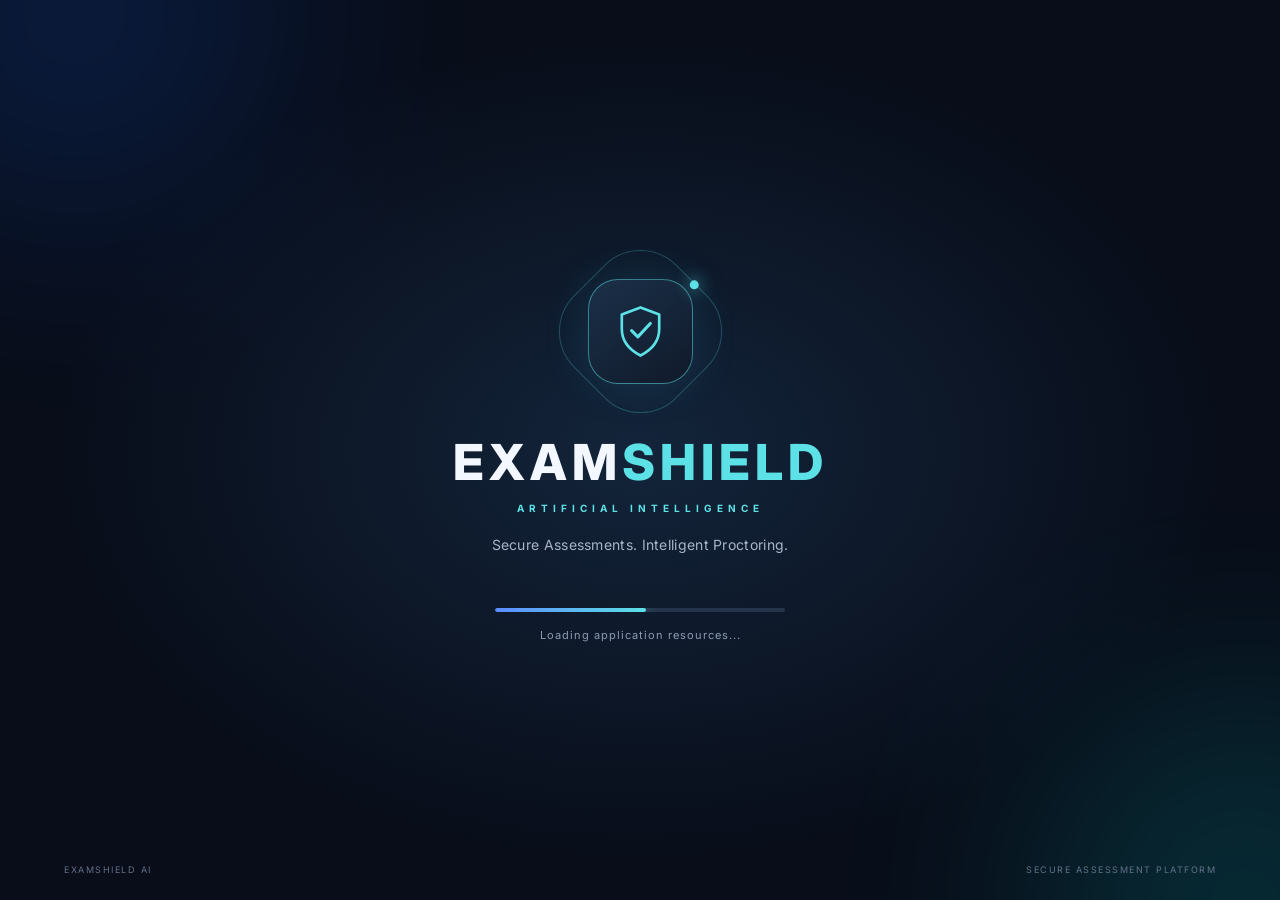
<file: frontend/frontend/index.html>
<!DOCTYPE html>
<!-- Exam Shield AI landing page structure. -->
<html lang="en">
<head>
    <meta charset="UTF-8">
    <meta name="viewport" content="width=device-width, initial-scale=1.0">
    <meta name="theme-color" content="#080d19">
    <title>ExamShield AI | Secure Assessment</title>
    <link rel="stylesheet" href="style.css">
</head>
<body>

    <!-- PAGE 1: SPLASH SCREEN -->
    <section id="splashScreen" class="screen splash-screen">
        <div class="ambient ambient-one"></div>
        <div class="ambient ambient-two"></div>

        <div class="splash-content">
            <div class="logo-container">
                <div class="logo-ring"></div>
                <div class="shield-logo">
                    <svg viewBox="0 0 64 64" fill="none"
                         xmlns="http://www.w3.org/2000/svg">
                        <path d="M32 5L53 13V29C53 43 44 53 32 59C20 53 11 43 11 29V13L32 5Z"
                              stroke="currentColor" stroke-width="3"
                              stroke-linejoin="round"/>
                        <path d="M22 31L29 38L43 23"
                              stroke="currentColor" stroke-width="3.5"
                              stroke-linecap="round"
                              stroke-linejoin="round"/>
                    </svg>
                </div>
            </div>

            <h1 class="brand-title">
                EXAM<span>SHIELD</span>
            </h1>

            <div class="ai-label">ARTIFICIAL INTELLIGENCE</div>

            <p class="tagline">Secure Assessments. Intelligent Proctoring.</p>

            <div class="launch-loader">
                <div class="launch-track">
                    <div id="splashProgress" class="launch-progress"></div>
                </div>
                <p id="splashStatus">Initializing secure environment...</p>
            </div>
        </div>

        <div class="splash-footer">
            <span>EXAMSHIELD AI</span>
            <span>SECURE ASSESSMENT PLATFORM</span>
        </div>
    </section>


    <!-- PAGE 2: INITIALIZATION SCREEN -->
    <section id="loadingScreen" class="screen loading-screen hidden">
        <div class="ambient ambient-one"></div>
        <div class="ambient ambient-two"></div>

        <header class="topbar">
            <a href="#" class="mini-brand">
                <span class="mini-shield">⬡</span>
                EXAM<span>SHIELD</span>
                <small>AI</small>
            </a>

            <div class="secure-badge">
                <span class="status-dot"></span>
                SECURE SESSION
            </div>
        </header>

        <main class="loading-main">
            <div class="system-icon">
                <svg viewBox="0 0 64 64" fill="none"
                     xmlns="http://www.w3.org/2000/svg">
                    <path d="M32 6L52 14V29C52 42 43 52 32 58C21 52 12 42 12 29V14L32 6Z"
                          stroke="currentColor" stroke-width="2.5"/>
                    <path d="M23 32L29 38L42 25"
                          stroke="currentColor" stroke-width="3"
                          stroke-linecap="round" stroke-linejoin="round"/>
                </svg>
                <span class="orbit orbit-one"></span>
                <span class="orbit orbit-two"></span>
            </div>

            <p class="eyebrow">SYSTEM INITIALIZATION</p>
            <h1>Preparing your <span>secure exam</span></h1>
            <p class="loading-description">
                Please wait while we prepare the examination environment.
                This may take a few moments.
            </p>

            <div class="progress-heading">
                <span id="progressLabel">Initializing...</span>
                <span id="progressPercent">0%</span>
            </div>

            <div class="main-track">
                <div id="mainProgress" class="main-progress"></div>
            </div>

            <div class="checklist-card">
                <div class="checklist-header">
                    <div>
                        <h2>System readiness</h2>
                        <p>Initialization checklist</p>
                    </div>
                    <span id="checkCount" class="check-count">0 / 4</span>
                </div>

                <div class="check-item" id="check-app">
                    <div class="check-icon">1</div>
                    <div class="check-info">
                        <h3>Application services</h3>
                        <p>Preparing the application environment</p>
                    </div>
                    <span class="check-status">Waiting</span>
                </div>

                <div class="check-item" id="check-exam">
                    <div class="check-icon">2</div>
                    <div class="check-info">
                        <h3>Exam configuration</h3>
                        <p>Loading examination settings</p>
                    </div>
                    <span class="check-status">Waiting</span>
                </div>

                <div class="check-item" id="check-backend">
                    <div class="check-icon">3</div>
                    <div class="check-info">
                        <h3>Backend connection</h3>
                        <p>Checking the server connection</p>
                    </div>
                    <span class="check-status">Waiting</span>
                </div>

                <div class="check-item" id="check-ai">
                    <div class="check-icon">4</div>
                    <div class="check-info">
                        <h3>AI proctoring service</h3>
                        <p>Preparing the monitoring service</p>
                    </div>
                    <span class="check-status">Waiting</span>
                </div>
            </div>

            <div id="completionMessage" class="completion-message hidden">
                <span class="completion-icon">✓</span>
                <div>
                    <strong>Initialization demo complete</strong>
                    <p>These simulated checks have finished. Live service
                       verification will be enabled after integration.</p>
                </div>
            </div>

            <div id="errorMessage" class="error-message hidden">
                Initialization could not finish.
                <button id="retryButton" class="retry-button">Retry checks</button>
            </div>

            <p class="privacy-note">
                <span>◆</span>
                Your examination session will start only after the required
                checks are complete.
            </p>
        </main>

        <footer class="page-footer">
            <span>EXAMSHIELD AI <span class="footer-divider">/</span> V1.0</span>
            <span>SECURE ASSESSMENT EXPERIENCE</span>
        </footer>
    </section>

    <script src="script.js"></script>
</body>
</html>
</file>
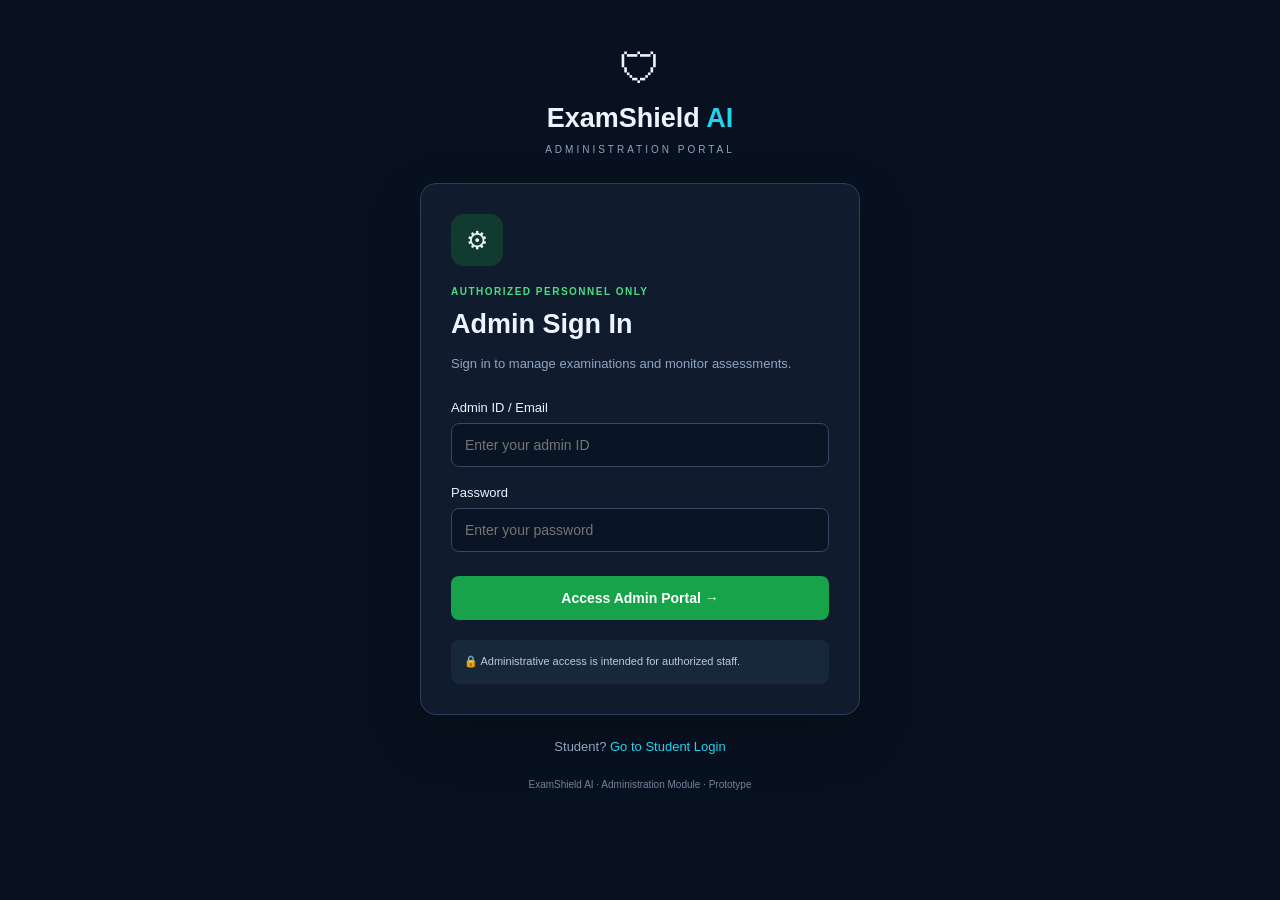
<file: frontend/frontend/admin-dashboard.html>
<!DOCTYPE html>
<!-- Admin dashboard page structure. -->
<html lang="en">
<head>
    <meta charset="UTF-8">
    <meta name="viewport" content="width=device-width, initial-scale=1.0">
    <title>ExamShield AI | Admin Dashboard</title>
    <link rel="stylesheet" href="admin-dashboard.css">
</head>
<body>

    <div class="dashboard-layout">

        <!-- Sidebar -->
        <aside class="sidebar">
            <div class="brand">
                <div class="brand-icon">ES</div>
                <div>
                    <h2>ExamShield AI</h2>
                    <p>ADMIN CONSOLE</p>
                </div>
            </div>

            <div class="admin-profile">
                <div class="avatar">A</div>
                <div>
                    <h3 id="adminName">Administrator</h3>
                    <p>System Admin</p>
                </div>
            </div>

            <nav class="navigation">
                <a href="admin-dashboard.html" class="nav-link active">
                    <span>▦</span> Overview
                </a>

                <a href="create-exam.html" class="nav-link">
                    <span>＋</span> Create Exam
                </a>

                <a href="live-monitor.html" class="nav-link">
                    <span>◉</span> Live Monitoring
                </a>
                
<a href="saved-exams.html" class="nav-link">
    <span>▤</span> Saved Exams
</a>


                <a href="reports.html" class="nav-link">
                    <span>▤</span> Results & Reports
                </a>
            </nav>

            <div class="sidebar-bottom">
                <div class="security-note">
                    <span class="status-dot"></span>
                    <div>
                        <strong>Security System</strong>
                        <p>Prototype Mode</p>
                    </div>
                </div>

                <button id="logoutButton" class="logout-button">
                    ↪ Logout
                </button>
            </div>
        </aside>

        <!-- Main Content -->
        <main class="main-content">

            <header class="topbar">
                <div>
                    <p class="breadcrumb">Admin Console / Overview</p>
                    <h1>Dashboard Overview</h1>
                    <p class="subtitle">
                        Monitor examinations and manage assessment activity.
                    </p>
                </div>

                <div class="topbar-right">
                    <span class="live-indicator">
                        <span class="status-dot"></span> SYSTEM ONLINE
                    </span>
                    <div class="top-avatar">A</div>
                </div>
            </header>

            <!-- Statistics -->
            <section class="stats-grid">

                <div class="stat-card">
                    <div class="stat-top">
                        <span>Total Exams</span>
                        <span class="stat-icon purple">▤</span>
                    </div>
                    <h2 id="totalExams">03</h2>
                    <p class="stat-description">Demo exam records</p>
                </div>

                <div class="stat-card">
                    <div class="stat-top">
                        <span>Registered Students</span>
                        <span class="stat-icon blue">♙</span>
                    </div>
                    <h2 id="totalStudents">128</h2>
                    <p class="stat-description">Sample student data</p>
                </div>

                <div class="stat-card">
                    <div class="stat-top">
                        <span>Exams In Progress</span>
                        <span class="stat-icon green">◉</span>
                    </div>
                    <h2 id="activeExams">02</h2>
                    <p class="stat-description">Simulated activity</p>
                </div>

                <div class="stat-card">
                    <div class="stat-top">
                        <span>Flagged Events</span>
                        <span class="stat-icon orange">⚑</span>
                    </div>
                    <h2 id="flaggedEvents">07</h2>
                    <p class="stat-description">Sample security alerts</p>
                </div>

            </section>

            <!-- Main Dashboard Grid -->
            <section class="content-grid">

                <!-- Recent Exams -->
                <div class="panel exams-panel">
                    <div class="panel-heading">
                        <div>
                            <h2>Recent Examinations</h2>
                            <p>Overview of scheduled assessments</p>
                        </div>
                        <a href="create-exam.html" class="text-link">
                            + Create Exam
                        </a>
                    </div>

                    <div class="table-wrapper">
                        <table>
                            <thead>
                                <tr>
                                    <th>Exam Name</th>
                                    <th>Questions</th>
                                    <th>Duration</th>
                                    <th>Status</th>
                                </tr>
                            </thead>

                            <tbody>
                                <tr>
                                    <td>
                                        <strong>Computer Science</strong>
                                        <small>EX-101</small>
                                    </td>
                                    <td>30</td>
                                    <td>45 min</td>
                                    <td><span class="badge scheduled">Scheduled</span></td>
                                </tr>

                                <tr>
                                    <td>
                                        <strong>Mathematics</strong>
                                        <small>EX-102</small>
                                    </td>
                                    <td>25</td>
                                    <td>30 min</td>
                                    <td><span class="badge active">Active</span></td>
                                </tr>

                                <tr>
                                    <td>
                                        <strong>Physics</strong>
                                        <small>EX-103</small>
                                    </td>
                                    <td>40</td>
                                    <td>60 min</td>
                                    <td><span class="badge completed">Completed</span></td>
                                </tr>
                            </tbody>
                        </table>
                    </div>

                    <p class="demo-note">
                        * These are sample records for the frontend prototype.
                    </p>
                </div>

                <!-- Security Alerts -->
                <div class="panel alerts-panel">
                    <div class="panel-heading">
                        <div>
                            <h2>Security Alerts</h2>
                            <p>Sample suspicious-event log</p>
                        </div>
                        <span class="alert-count">3 recent</span>
                    </div>

                    <div class="alert-item">
                        <div class="alert-symbol warning">!</div>
                        <div class="alert-details">
                            <strong>Multiple face movement</strong>
                            <p>Student STU-104 · EX-102</p>
                            <span>2 minutes ago · Demo event</span>
                        </div>
                    </div>

                    <div class="alert-item">
                        <div class="alert-symbol danger">!</div>
                        <div class="alert-details">
                            <strong>Browser focus changed</strong>
                            <p>Student STU-087 · EX-102</p>
                            <span>5 minutes ago · Demo event</span>
                        </div>
                    </div>

                    <div class="alert-item">
                        <div class="alert-symbol warning">!</div>
                        <div class="alert-details">
                            <strong>Camera interruption</strong>
                            <p>Student STU-112 · EX-101</p>
                            <span>8 minutes ago · Demo event</span>
                        </div>
                    </div>

                    <a href="live-monitor.html" class="view-all">
                        Open Live Monitoring →
                    </a>
                </div>

            </section>

            <!-- Quick Actions -->
            <section class="panel quick-actions-panel">
                <div class="panel-heading">
                    <div>
                        <h2>Quick Actions</h2>
                        <p>Access frequently used admin tools</p>
                    </div>
                </div>

                <div class="actions-grid">
                    <a href="create-exam.html" class="action-card">
                        <div class="action-icon purple">＋</div>
                        <div>
                            <h3>Create New Exam</h3>
                            <p>Set questions, duration and exam rules.</p>
                        </div>
                        <span class="action-arrow">→</span>
                    </a>
                    
<a href="saved-exams.html" class="action-card">
    <div class="action-icon purple">▤</div>
    <div>
        <h3>Manage Saved Exams</h3>
        <p>View, edit and delete existing examinations.</p>
    </div>
    <span class="action-arrow">→</span>
</a>


                    <a href="live-monitor.html" class="action-card">
                        <div class="action-icon green">◉</div>
                        <div>
                            <h3>Monitor Students</h3>
                            <p>View the monitoring interface.</p>
                        </div>
                        <span class="action-arrow">→</span>
                    </a>

                    <a href="reports.html" class="action-card">
                        <div class="action-icon blue">▤</div>
                        <div>
                            <h3>View Reports</h3>
                            <p>Review results and event records.</p>
                        </div>
                        <span class="action-arrow">→</span>
                    </a>
                </div>
            </section>

            <footer>
                ExamShield AI © 2026 · Smart Examination Security
                <span>Hackathon Prototype · Demo Data</span>
            </footer>

        </main>
    </div>

    <script src="admin-dashboard.js"></script>
</body>
</html>
</file>
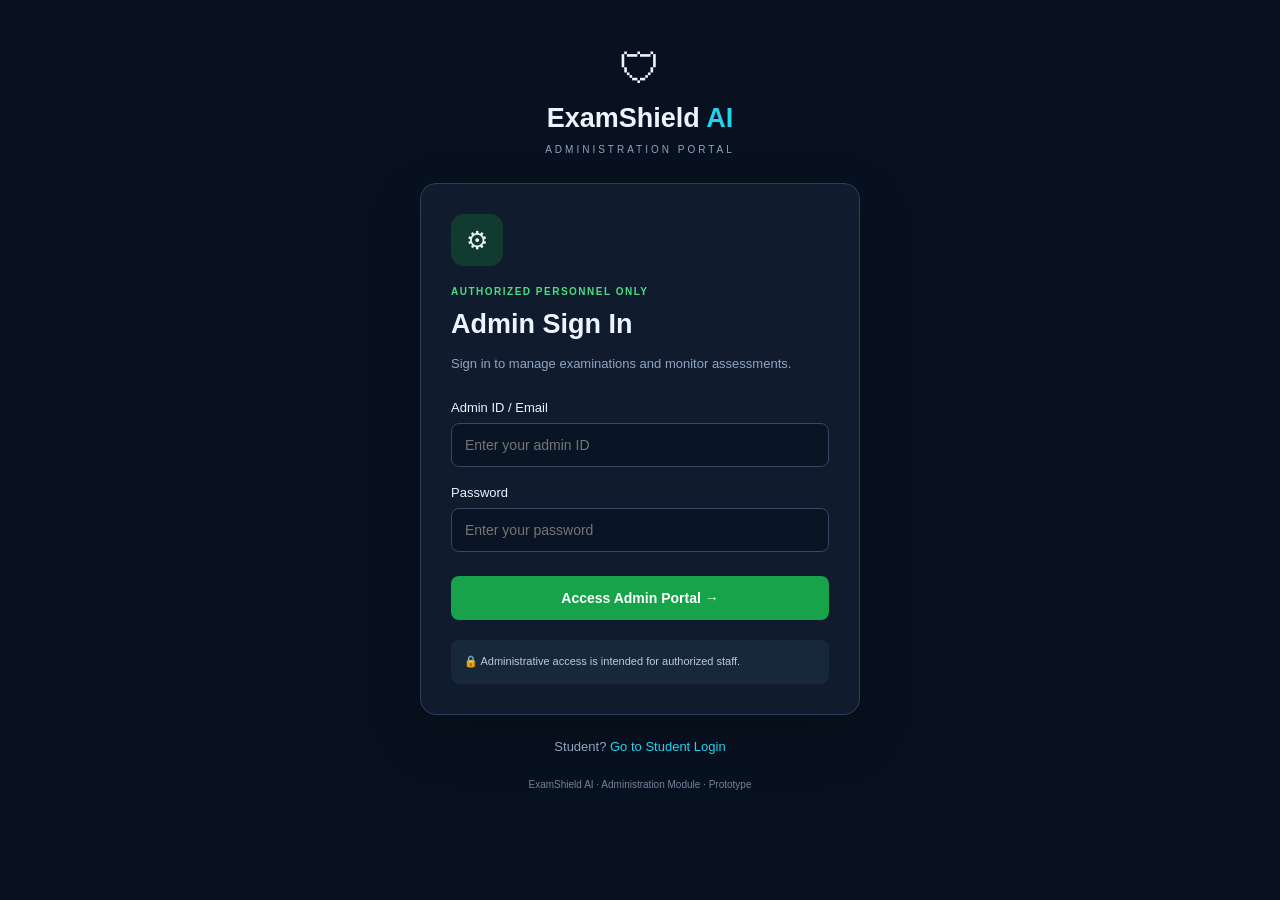
<file: frontend/frontend/admin-login.html>
<!DOCTYPE html>
<!-- Admin login page structure. -->
<html lang="en">
<head>
    <meta charset="UTF-8">
    <meta name="viewport" content="width=device-width, initial-scale=1.0">
    <title>ExamShield AI | Admin Login</title>
    <link rel="stylesheet" href="admin-login.css">
</head>
<body>
    <main class="login-container">
        <div class="brand">
            <div class="brand-icon">🛡</div>
            <h1>ExamShield <span>AI</span></h1>
            <p>ADMINISTRATION PORTAL</p>
        </div>

        <section class="login-card">
            <div class="admin-icon">⚙</div>
            <p class="eyebrow">AUTHORIZED PERSONNEL ONLY</p>
            <h2>Admin Sign In</h2>
            <p class="subtitle">
                Sign in to manage examinations and monitor assessments.
            </p>

            <form id="adminLoginForm">
                <label for="adminId">Admin ID / Email</label>
                <input
                    type="text"
                    id="adminId"
                    placeholder="Enter your admin ID"
                    autocomplete="username"
                    required
                >

                <label for="adminPassword">Password</label>
                <input
                    type="password"
                    id="adminPassword"
                    placeholder="Enter your password"
                    autocomplete="current-password"
                    required
                >

                <p id="loginError" class="error-message" aria-live="polite"></p>

                <button type="submit" id="loginButton">
                    Access Admin Portal →
                </button>
            </form>

            <div class="security-note">
                🔒 Administrative access is intended for authorized staff.
            </div>
        </section>

        <p class="back-link">
            Student? <a href="login.html">Go to Student Login</a>
        </p>

        <footer>ExamShield AI · Administration Module · Prototype</footer>
    </main>

    <script src="admin-login.js"></script>
</body>
</html>
</file>
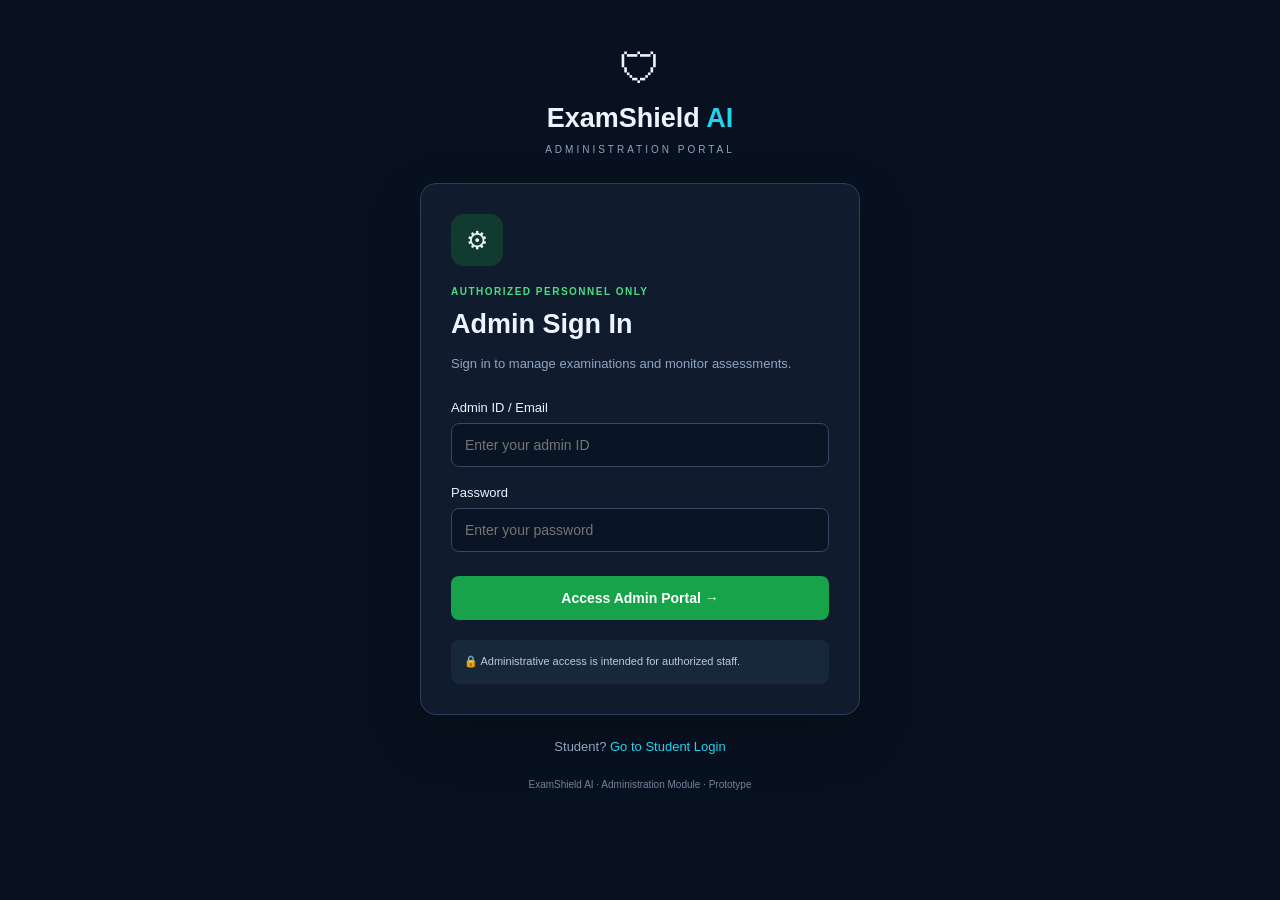
<file: frontend/frontend/create-exam.html>
<!DOCTYPE html>
<!-- Create-exam page structure. -->
<html lang="en">
<head>
    <meta charset="UTF-8">
    <meta name="viewport" content="width=device-width, initial-scale=1.0">
    <title>ExamShield AI | Create Exam</title>
    <link rel="stylesheet" href="create-exam.css">
</head>
<body>

    <header class="topbar">
        <a href="admin-dashboard.html" class="brand">
            <span class="logo">ES</span>
            <span>ExamShield AI <small>ADMIN CONSOLE</small></span>
        </a>
        <a href="admin-dashboard.html" class="back-button">← Dashboard</a>
    </header>

    <main class="container">
        <div class="page-heading">
            <p class="eyebrow">EXAM MANAGEMENT / CREATE</p>
            <h1>Create New Examination</h1>
            <p>Configure the assessment before making it available to students.</p>
        </div>

        <form id="examForm">

            <section class="panel">
                <h2>01. Exam Details</h2>
                <p class="section-description">Basic information about your assessment.</p>

                <div class="form-grid">
                    <div class="field full">
                        <label for="examTitle">Exam Title *</label>
                        <input id="examTitle" name="examTitle"
                               placeholder="e.g. Computer Science Mid-Semester"
                               required maxlength="100">
                    </div>

                    <div class="field">
                        <label for="subject">Subject *</label>
                        <input id="subject" name="subject"
                               placeholder="e.g. Computer Science" required>
                    </div>

                    <div class="field">
                        <label for="examCode">Exam Code *</label>
                        <input id="examCode" name="examCode"
                               placeholder="e.g. CS101" required>
                    </div>

                    <div class="field">
                        <label for="duration">Duration (minutes) *</label>
                        <input id="duration" name="duration" type="number"
                               min="1" max="300" value="30" required>
                    </div>

                    <div class="field">
                        <label for="totalQuestions">Number of Questions *</label>
                        <input id="totalQuestions" name="totalQuestions"
                               type="number" min="1" max="100" value="5" required>
                    </div>

                    <div class="field">
                        <label for="marksPerQuestion">Marks per Question *</label>
                        <input id="marksPerQuestion" name="marksPerQuestion"
                               type="number" min="1" max="100" value="1" required>
                    </div>

                    <div class="field">
                        <label for="startTime">Exam Start *</label>
                        <input id="startTime" name="startTime" type="datetime-local" required>
                    </div>

                    <div class="field">
                        <label for="endTime">Exam End *</label>
                        <input id="endTime" name="endTime" type="datetime-local" required>
                    </div>
                </div>
            </section>

            <section class="panel">
                <div class="question-heading">
                    <div>
                        <h2>02. MCQ Questions</h2>
                        <p class="section-description">
                            Add questions, four options and the correct answer.
                        </p>
                    </div>
                    <span class="question-counter" id="questionCounter">5 Questions</span>
                </div>

                <div id="questionsContainer"></div>

                <button type="button" id="addQuestionButton" class="secondary-button">
                    + Add Question
                </button>
            </section>

            <section class="panel">
                <h2>03. Proctoring Settings</h2>
                <p class="section-description">Configure the prototype's examination rules.</p>

                <div class="settings-list">
                    <label class="setting">
                        <span>
                            <strong>Webcam Required</strong>
                            <small>Require camera permission before the exam.</small>
                        </span>
                        <input type="checkbox" id="cameraRequired" checked>
                    </label>

                    <label class="setting">
                        <span>
                            <strong>Fullscreen Mode</strong>
                            <small>Request fullscreen when the student starts.</small>
                        </span>
                        <input type="checkbox" id="fullscreenRequired" checked>
                    </label>

                    <label class="setting">
                        <span>
                            <strong>Tab-switch Warnings</strong>
                            <small>Record detected browser focus changes.</small>
                        </span>
                        <input type="checkbox" id="tabWarnings" checked>
                    </label>
                </div>

                <p class="note">
                    These settings configure the prototype. They do not provide
                    tamper-proof security or detect every form of cheating.
                </p>
            </section>

            <div class="form-actions">
                <a href="admin-dashboard.html" class="cancel-button">Cancel</a>
                <button type="submit" class="publish-button">Save Exam →</button>
            </div>

            <p id="formMessage" role="status"></p>
        </form>
    </main>

    <script src="create-exam.js"></script>
</body>
</html>
</file>
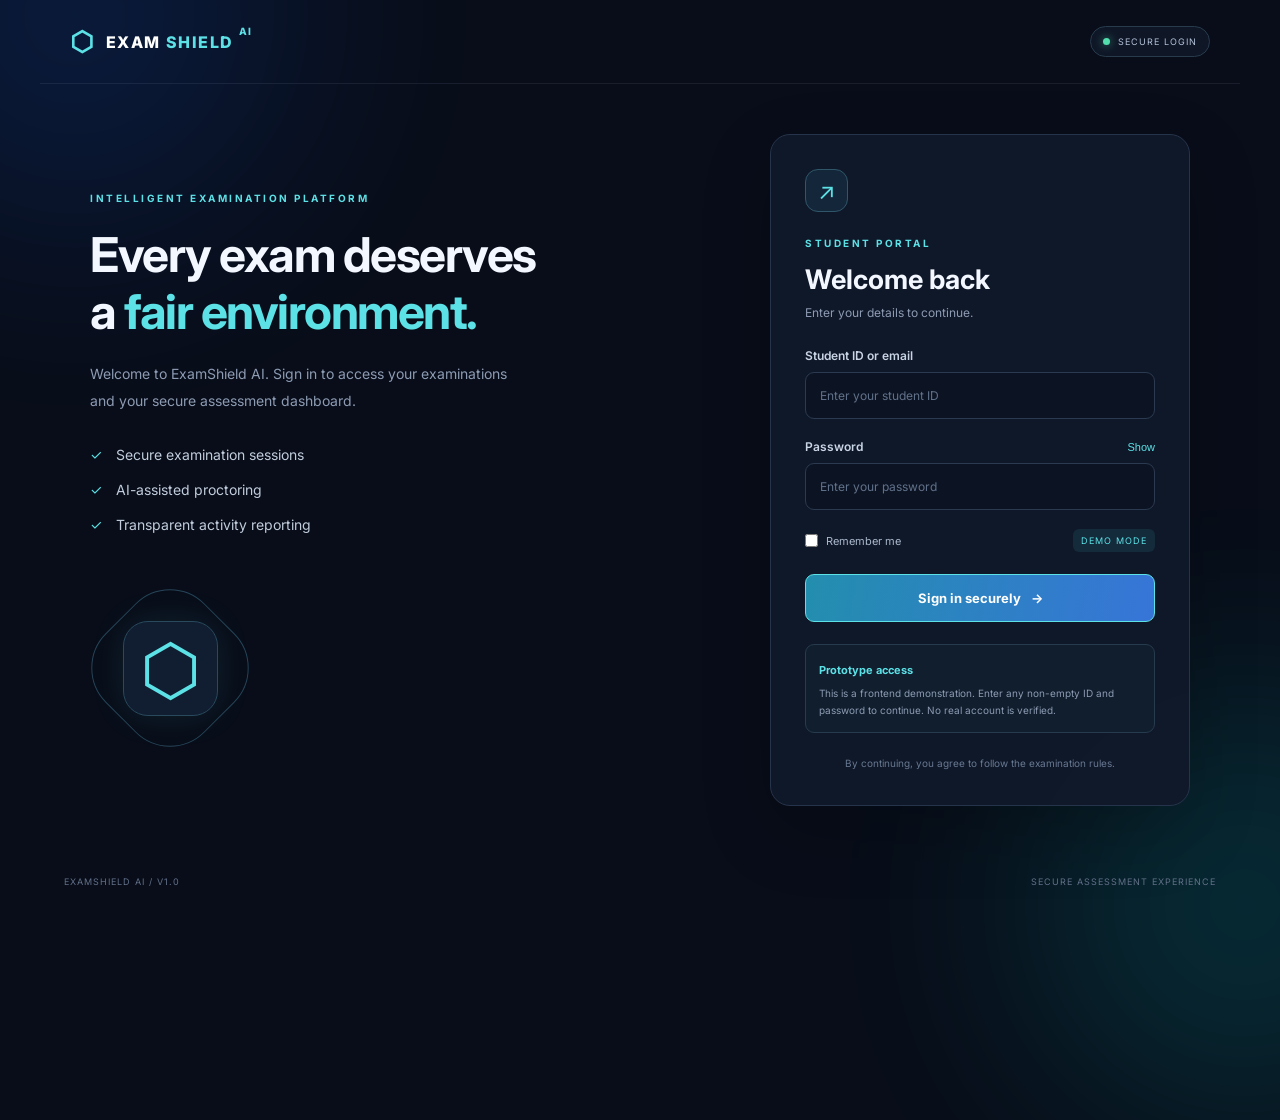
<file: frontend/frontend/dashboard.html>
<!DOCTYPE html>
<!-- Student dashboard page structure. -->
<html lang="en">
<head>
    <meta charset="UTF-8">
    <meta name="viewport" content="width=device-width, initial-scale=1.0">
    <title>Dashboard | ExamShield AI</title>
    <link rel="stylesheet" href="style.css">
    <link rel="stylesheet" href="dashboard.css">
</head>
<body class="dashboard-page">

    <aside class="sidebar">
        <a href="dashboard.html" class="side-brand">
            <span>⬡</span> EXAMSHIELD <small>AI</small>
        </a>

        <p class="nav-heading">WORKSPACE</p>

        <a href="dashboard.html" class="nav-link active">▦ &nbsp; Dashboard</a>
        <a href="#upcoming" class="nav-link">▤ &nbsp; My Examinations</a>
        <a href="#history" class="nav-link">◷ &nbsp; Exam History</a>

        <div class="sidebar-bottom">
            <div class="sidebar-help">
                <span class="help-icon">?</span>
                <div>
                    <strong>Need help?</strong>
                    <p>Contact your exam administrator.</p>
                </div>
            </div>
            <button id="logoutButton" class="logout-button">↪ &nbsp; Sign out</button>
        </div>
    </aside>

    <main class="dashboard-main">
        <header class="dashboard-topbar">
            <div>
                <p class="eyebrow">STUDENT WORKSPACE</p>
                <h1>Dashboard</h1>
            </div>

            <div class="profile">
                <div class="profile-avatar">S</div>
                <div>
                    <strong id="studentName">Student</strong>
                    <p>Candidate account</p>
                </div>
            </div>
        </header>

        <section class="welcome-banner">
            <div>
                <p class="banner-label">WELCOME TO EXAMSHIELD AI</p>
                <h2>Exams with confidence.<br><span>Integrity by design.</span></h2>
                <p class="banner-description">
                    Your examinations, session details and assessment
                    readiness — all in one place.
                </p>
            </div>
            <div class="banner-emblem">⬡</div>
        </section>

        <section class="stats-grid">
            <article class="stat-card">
                <div class="stat-icon cyan">▤</div>
                <p>Upcoming exams</p>
                <h3>01</h3>
                <span>Scheduled assessment</span>
            </article>

            <article class="stat-card">
                <div class="stat-icon blue">✓</div>
                <p>Completed exams</p>
                <h3>00</h3>
                <span>No completed sessions yet</span>
            </article>

            <article class="stat-card">
                <div class="stat-icon purple">◷</div>
                <p>Platform status</p>
                <h3 class="status-heading">Demo</h3>
                <span>Frontend prototype mode</span>
            </article>
        </section>

        <section id="upcoming" class="exam-section">
            <div class="section-heading">
                <div>
                    <h2>Upcoming examination</h2>
                    <p>Your available assessment</p>
                </div>
                <span class="upcoming-tag">DEMO EXAM</span>
            </div>

            <article class="exam-card">
                <div class="exam-card-header">
                    <div class="exam-icon">▤</div>
                    <div class="exam-title">
                        <h3>General Assessment</h3>
                        <p>Practice examination · Sample content</p>
                    </div>
                    <span class="exam-status">Available</span>
                </div>

                <div class="exam-details">
                    <div>
                        <span>QUESTIONS</span>
                        <strong>10 MCQs</strong>
                    </div>
                    <div>
                        <span>DURATION</span>
                        <strong>15 minutes</strong>
                    </div>
                    <div>
                        <span>MODE</span>
                        <strong>AI-assisted demo</strong>
                    </div>
                </div>

                <div class="exam-card-footer">
                    <p><span>●</span> System check required before starting</p>
                    <button id="startExamButton" class="start-button">
                        Prepare exam <span>→</span>
                    </button>
                </div>
            </article>
        </section>

        <section id="history" class="history-section">
            <h2>Recent activity</h2>
            <div class="history-empty">
                <span>◷</span>
                <p>Your completed exam sessions will appear here.</p>
            </div>
        </section>

        <footer class="dashboard-footer">
            EXAMSHIELD AI / V1.0
            <span>SECURE ASSESSMENT EXPERIENCE</span>
        </footer>
    </main>

    <script src="dashboard.js"></script>
</body>
</html>
</file>
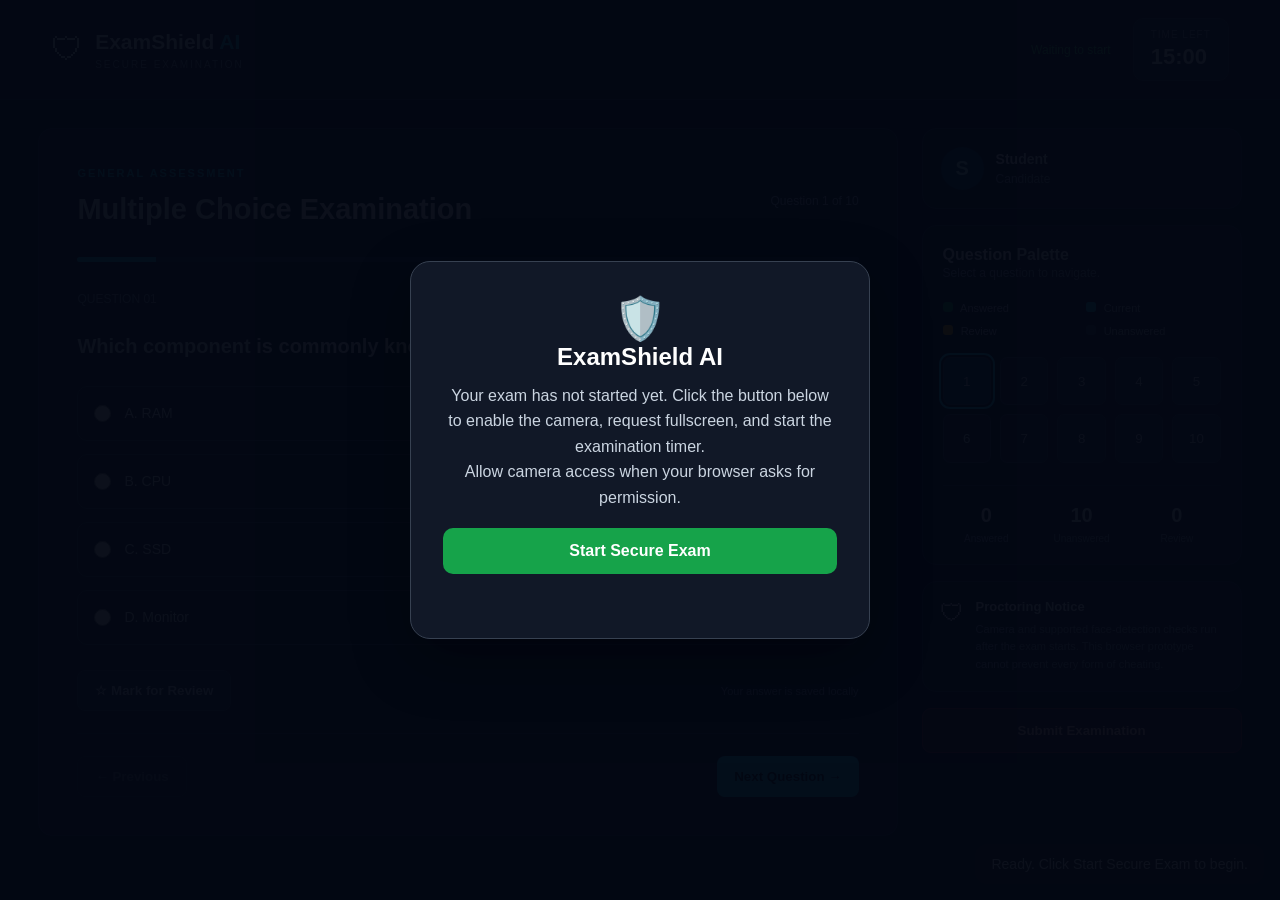
<file: frontend/frontend/exam.html>
<!DOCTYPE html>
<!-- Exam page structure. -->
<html lang="en">
<head>
    <meta charset="UTF-8">
    <meta name="viewport" content="width=device-width, initial-scale=1.0">
    <title>ExamShield AI | Examination</title>
    <link rel="stylesheet" href="style.css">
    <link rel="stylesheet" href="exam.css">

    <style>
        #startGate {
            position: fixed;
            inset: 0;
            z-index: 20000;
            display: flex;
            align-items: center;
            justify-content: center;
            padding: 20px;
            background: rgba(3, 7, 18, 0.96);
            color: #fff;
            font-family: Arial, sans-serif;
        }

        .start-card {
            width: min(460px, 100%);
            padding: 32px;
            text-align: center;
            background: #111827;
            border: 1px solid #374151;
            border-radius: 20px;
            box-shadow: 0 20px 60px #0005;
        }

        .start-card h1 {
            margin-bottom: 12px;
        }

        .start-card p {
            color: #cbd5e1;
            line-height: 1.6;
        }

        #startSecureExamButton {
            width: 100%;
            margin-top: 18px;
            padding: 14px 20px;
            border: 0;
            border-radius: 10px;
            background: #16a34a;
            color: #fff;
            font-size: 16px;
            font-weight: 700;
            cursor: pointer;
        }

        #startSecureExamButton:disabled {
            cursor: wait;
            opacity: 0.7;
        }

        #startError {
            min-height: 20px;
            margin-top: 12px;
            color: #fca5a5;
            font-size: 14px;
        }

        #examShieldStatus {
            position: fixed;
            right: 16px;
            bottom: 16px;
            z-index: 9998;
            max-width: 300px;
            padding: 12px 16px;
            border-radius: 12px;
            background: #10251d;
            color: #fff;
            font: 14px Arial, sans-serif;
            box-shadow: 0 4px 18px #0003;
        }

        #examCameraPreview {
            position: fixed;
            right: 16px;
            bottom: 76px;
            z-index: 9997;
            width: 180px;
            max-width: 35vw;
            border-radius: 12px;
            background: #111;
            transform: scaleX(-1);
        }

        #examShieldWarning {
            position: fixed;
            inset: 0;
            z-index: 30000;
            display: none;
            align-items: center;
            justify-content: center;
            padding: 20px;
            background: rgba(0, 0, 0, 0.78);
            font-family: Arial, sans-serif;
        }

        #examShieldWarning .warning-card {
            width: min(420px, 100%);
            padding: 28px;
            border-radius: 16px;
            background: white;
            color: #171717;
            text-align: center;
        }

        #examShieldWarningOk {
            padding: 10px 22px;
            cursor: pointer;
        }

        [hidden] {
            display: none !important;
        }
    </style>
</head>

<body>
    <!-- This screen stays visible until Start Secure Exam is clicked. -->
    <section id="startGate" role="dialog" aria-modal="true"
             aria-labelledby="startTitle">
        <div class="start-card">
            <div style="font-size:42px;">🛡️</div>
            <h1 id="startTitle">ExamShield AI</h1>
            <p>
                Your exam has not started yet. Click the button below
                to enable the camera, request fullscreen, and start
                the examination timer.
            </p>
            <p>
                Allow camera access when your browser asks for permission.
            </p>

            <button id="startSecureExamButton" type="button">
                Start Secure Exam
            </button>

            <p id="startError" role="status" aria-live="polite"></p>
        </div>
    </section>

    <!-- All exam controls remain inert until the exam starts. -->
    <div id="examContent" inert>
        <header class="exam-header">
            <div class="brand">
                <span class="brand-icon">🛡</span>
                <div>
                    <h2>ExamShield <span>AI</span></h2>
                    <p>SECURE EXAMINATION</p>
                </div>
            </div>

            <div class="exam-header-right">
                <div class="live-status" id="examLiveStatus">
                    <span class="live-dot"></span>
                    Waiting to start
                </div>

                <div class="timer-box">
                    <span>TIME LEFT</span>
                    <strong id="timer">15:00</strong>
                </div>
            </div>
        </header>

        <main class="exam-layout">
            <section class="question-panel">
                <div class="exam-title-row">
                    <div>
                        <p class="eyebrow">GENERAL ASSESSMENT</p>
                        <h1 id="examTitle">Multiple Choice Examination</h1>
                    </div>
                    <span class="question-count" id="questionCount">
                        Question 1 of 10
                    </span>
                </div>

                <div class="progress-track">
                    <div id="examProgress"></div>
                </div>

                <div class="question-meta">
                    <span id="questionNumber">QUESTION 01</span>
                    <span>1 mark</span>
                </div>

                <h2 id="questionText">Loading question...</h2>
                <div id="optionsContainer" class="options-container"></div>

                <div class="review-row">
                    <button id="reviewButton" class="review-btn" type="button">
                        ☆ Mark for Review
                    </button>
                    <span id="savedStatus">Your answer is saved locally</span>
                </div>

                <div class="navigation-row">
                    <button id="previousButton" class="nav-btn"
                            type="button" disabled>
                        ← Previous
                    </button>
                    <button id="nextButton" class="next-btn" type="button">
                        Next Question →
                    </button>
                </div>
            </section>

            <aside class="exam-sidebar">
                <div class="student-card">
                    <div class="student-avatar" id="studentAvatar">S</div>
                    <div>
                        <h3 id="studentName">Student</h3>
                        <p>Candidate</p>
                    </div>
                </div>

                <div class="palette-card">
                    <h3>Question Palette</h3>
                    <p class="palette-description">
                        Select a question to navigate.
                    </p>

                    <div class="palette-legend">
                        <span><i class="legend-box answered"></i> Answered</span>
                        <span><i class="legend-box current"></i> Current</span>
                        <span><i class="legend-box review"></i> Review</span>
                        <span><i class="legend-box unanswered"></i> Unanswered</span>
                    </div>

                    <div id="questionPalette" class="question-palette"></div>

                    <div class="palette-stats">
                        <div>
                            <strong id="answeredCount">0</strong>
                            <span>Answered</span>
                        </div>
                        <div>
                            <strong id="unansweredCount">10</strong>
                            <span>Unanswered</span>
                        </div>
                        <div>
                            <strong id="reviewCount">0</strong>
                            <span>Review</span>
                        </div>
                    </div>
                </div>

                <div class="proctor-card">
                    <span>🛡</span>
                    <div>
                        <h3>Proctoring Notice</h3>
                        <p>
                            Camera and supported face-detection checks run
                            after the exam starts. This browser prototype
                            cannot prevent every form of cheating.
                        </p>
                    </div>
                </div>

                <button id="submitButton" class="submit-btn" type="button">
                    Submit Examination
                </button>
            </aside>
        </main>
    </div>

    <!-- Result modal stays outside the inert exam content. -->
    <div id="resultModal" class="modal hidden">
        <div class="result-card">
            <div class="result-icon">✓</div>
            <p class="eyebrow">EXAMINATION COMPLETE</p>
            <h2 id="resultHeading">Exam Submitted</h2>
            <p id="resultMessage">Your responses have been evaluated.</p>

            <div class="result-stats">
                <div>
                    <strong id="scoreValue">0 / 10</strong>
                    <span>Score</span>
                </div>
                <div>
                    <strong id="resultAnswered">0</strong>
                    <span>Attempted</span>
                </div>
                <div>
                    <strong id="resultUnanswered">10</strong>
                    <span>Unanswered</span>
                </div>
            </div>

            <button id="finishButton" class="next-btn" type="button">
                Return to Dashboard
            </button>
        </div>
    </div>

    <script src="exam.js"></script>
</body>
</html>
</file>
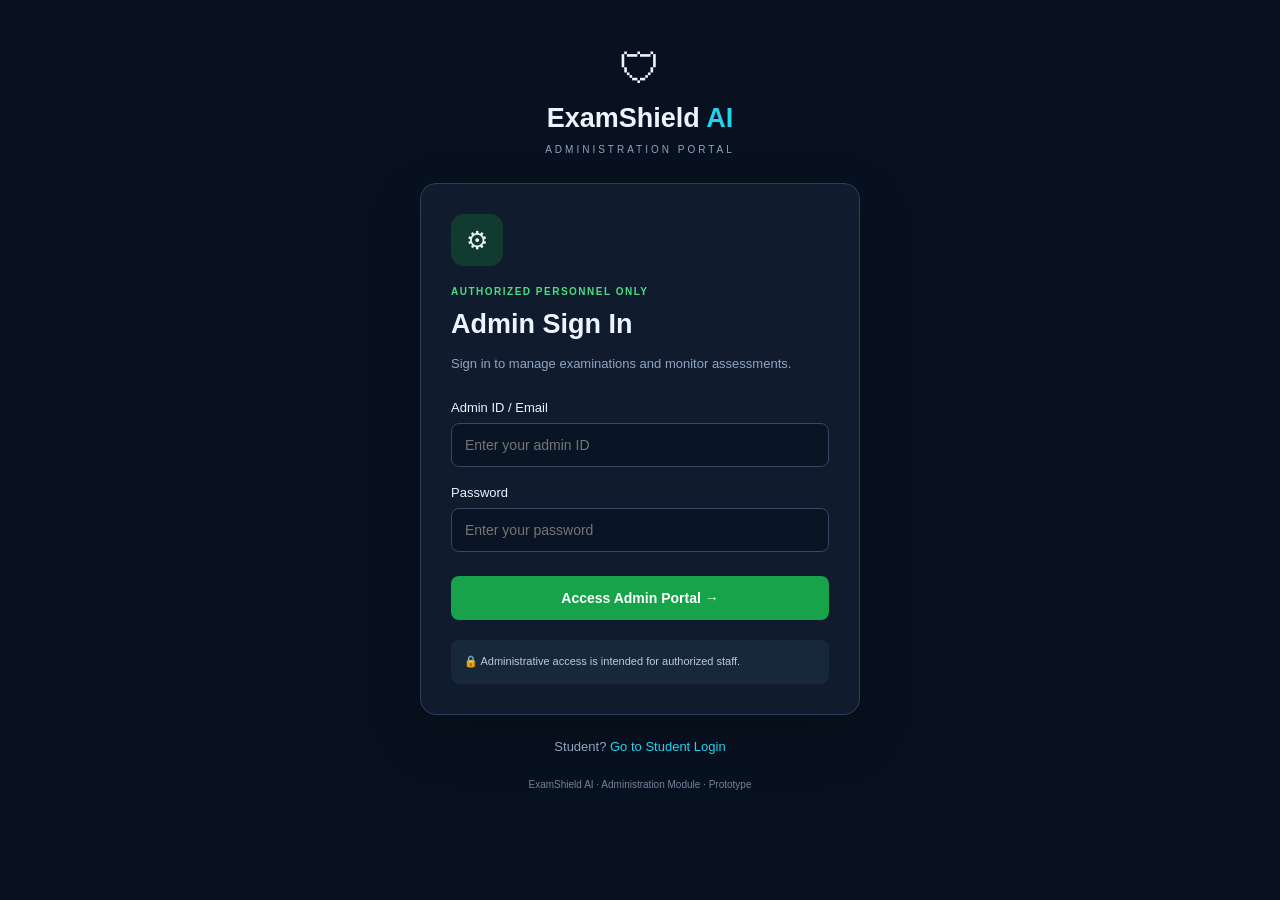
<file: frontend/frontend/live-monitor.html>
<!DOCTYPE html>
<!-- Live-monitor page structure. -->
<html lang="en">
<head>
  <meta charset="UTF-8">
  <meta name="viewport" content="width=device-width, initial-scale=1.0">
  <title>Live Monitoring | ExamShield AI</title>
  <link rel="stylesheet" href="live-monitor.css">
</head>
<body>
  <aside class="sidebar">
    <div class="brand"><span class="brand-icon">🛡</span> ExamShield <b>AI</b></div>
    <p class="nav-label">ADMIN WORKSPACE</p>
    <a href="admin-dashboard.html">▦ &nbsp; Dashboard</a>
    <a href="create-exam.html">＋ &nbsp; Create Exam</a>
    <a class="active" href="live-monitor.html">◉ &nbsp; Live Monitoring</a>
    <a href="reports.html">▤ &nbsp; Results & Reports</a>
    <button id="logoutBtn" class="logout">↪ &nbsp; Logout</button>
  </aside>

  <main class="main">
    <header class="topbar">
      <div>
        <p class="eyebrow">EXAM SECURITY CENTER</p>
        <h1>Live Monitoring</h1>
        <p class="muted">Monitor exam sessions and review suspicious events.</p>
      </div>
      <span class="demo-badge">DEMO MODE</span>
    </header>

    <section class="stats">
      <article class="stat-card">
        <span>Active Sessions</span>
        <strong id="activeCount">04</strong>
        <small>Sample demo data</small>
      </article>
      <article class="stat-card">
        <span>Events to Review</span>
        <strong id="reviewCount">03</strong>
        <small>Requires administrator review</small>
      </article>
      <article class="stat-card">
        <span>Verified Sessions</span>
        <strong id="verifiedCount">02</strong>
        <small>Illustrative status only</small>
      </article>
    </section>

    <section class="panel">
      <div class="section-head">
        <div>
          <h2>Candidate Sessions</h2>
          <p class="muted">Sample students for interface demonstration</p>
        </div>
        <input id="searchInput" type="search" placeholder="Search student or ID...">
      </div>

      <div class="table-wrap">
        <table>
          <thead>
            <tr>
              <th>Candidate</th>
              <th>Exam</th>
              <th>Progress</th>
              <th>Session Status</th>
              <th>Events</th>
              <th>Action</th>
            </tr>
          </thead>
          <tbody id="candidateRows"></tbody>
        </table>
      </div>
      <p class="footnote">These are simulated sessions, not connected candidates.</p>
    </section>

    <section class="panel">
      <div class="section-head">
        <div>
          <h2>Security Event Log</h2>
          <p class="muted">Review, acknowledge and track sample events.</p>
        </div>
        <button id="refreshBtn" class="secondary-btn">↻ Refresh Demo</button>
      </div>
      <div id="eventList" class="event-list"></div>
    </section>
  </main>

  <script src="live-monitor.js"></script>
</body>
</html>
</file>
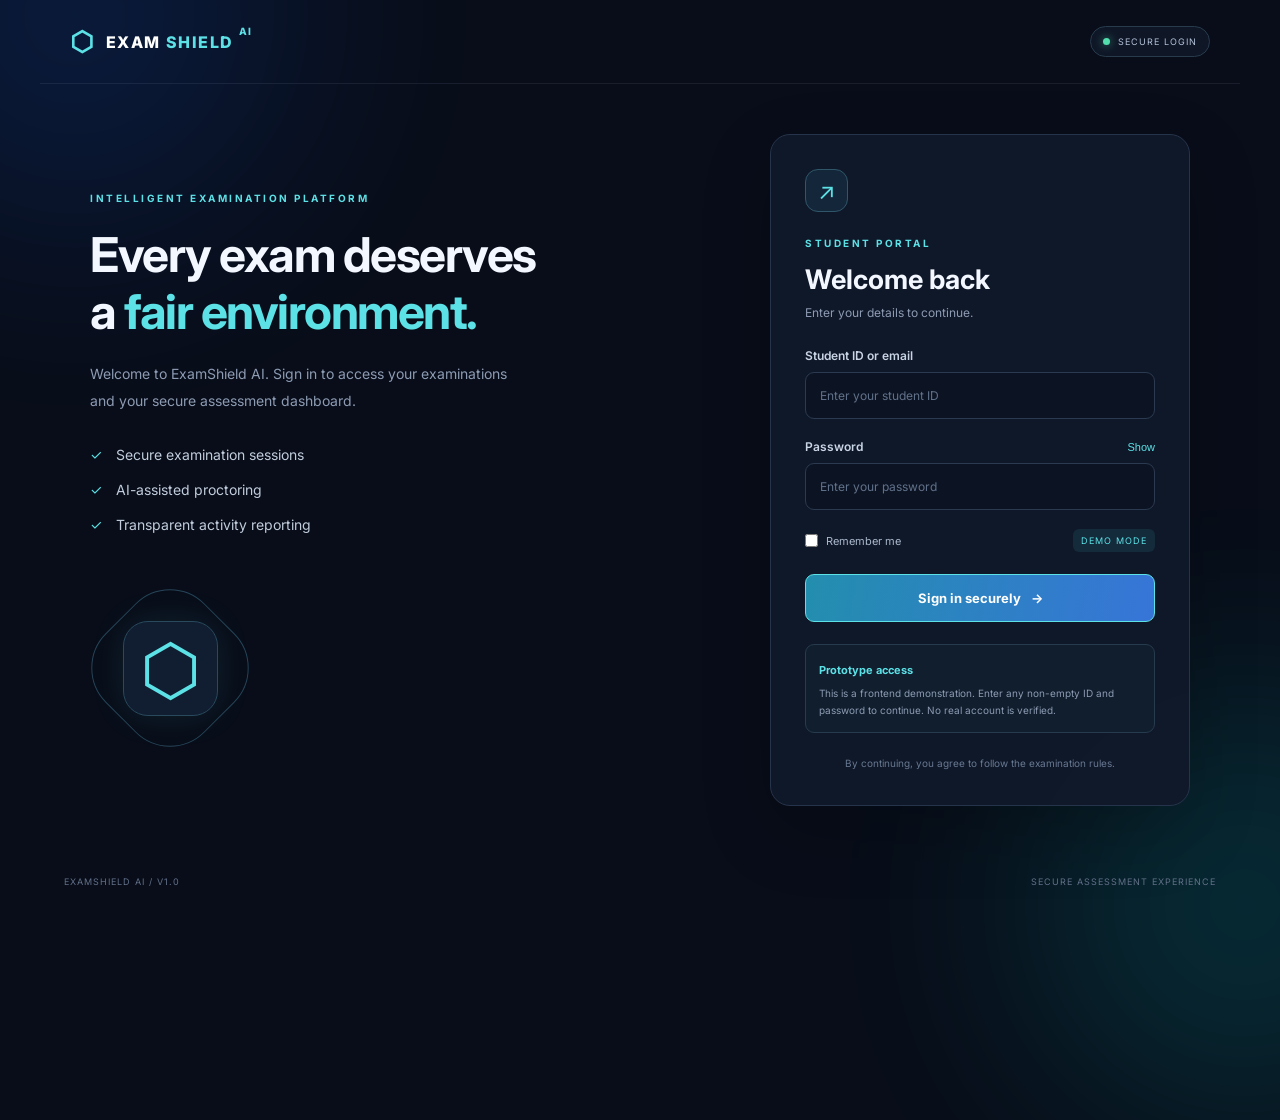
<file: frontend/frontend/login.html>
<!DOCTYPE html>
<!-- Login page structure. -->
<html lang="en">
<head>
    <meta charset="UTF-8">
    <meta name="viewport" content="width=device-width, initial-scale=1.0">
    <title>Login | ExamShield AI</title>
    <link rel="stylesheet" href="style.css">
    <link rel="stylesheet" href="login.css">
</head>
<body class="auth-page">

    <div class="ambient ambient-one"></div>
    <div class="ambient ambient-two"></div>

    <header class="auth-header">
        <a class="mini-brand" href="index.html">
            <span class="mini-shield">⬡</span>
            EXAM<span>SHIELD</span><small>AI</small>
        </a>
        <span class="secure-badge">
            <span class="status-dot"></span> SECURE LOGIN
        </span>
    </header>

    <main class="auth-layout">
        <section class="welcome-panel">
            <div class="welcome-tag">INTELLIGENT EXAMINATION PLATFORM</div>
            <h1>Every exam deserves<br>a <span>fair environment.</span></h1>
            <p>
                Welcome to ExamShield AI. Sign in to access your
                examinations and your secure assessment dashboard.
            </p>

            <div class="feature-list">
                <div>✓ <span>Secure examination sessions</span></div>
                <div>✓ <span>AI-assisted proctoring</span></div>
                <div>✓ <span>Transparent activity reporting</span></div>
            </div>

            <div class="welcome-decoration">
                <div class="decoration-ring"></div>
                <div class="decoration-shield">⬡</div>
            </div>
        </section>

        <section class="login-card">
            <div class="login-card-top">
                <div class="login-icon">↗</div>
                <p class="eyebrow">STUDENT PORTAL</p>
                <h2>Welcome back</h2>
                <p class="muted">Enter your details to continue.</p>
            </div>

            <form id="loginForm">
                <label for="studentId">Student ID or email</label>
                <input
                    id="studentId"
                    name="studentId"
                    type="text"
                    placeholder="Enter your student ID"
                    autocomplete="username"
                    required
                >

                <div class="password-heading">
                    <label for="password">Password</label>
                    <button type="button" id="togglePassword"
                            class="text-button">Show</button>
                </div>

                <input
                    id="password"
                    name="password"
                    type="password"
                    placeholder="Enter your password"
                    autocomplete="current-password"
                    required
                >

                <div class="login-options">
                    <label class="remember-label">
                        <input type="checkbox" id="rememberMe">
                        <span>Remember me</span>
                    </label>
                    <span class="demo-label">DEMO MODE</span>
                </div>

                <p id="loginError" class="form-error" role="alert"></p>

                <button id="loginButton" class="primary-button" type="submit">
                    <span id="buttonText">Sign in securely</span>
                    <span id="buttonArrow">→</span>
                </button>
            </form>

            <div class="demo-note">
                <strong>Prototype access</strong>
                <p>
                    This is a frontend demonstration. Enter any non-empty
                    ID and password to continue. No real account is verified.
                </p>
            </div>

            <p class="login-footer">
                By continuing, you agree to follow the examination rules.
            </p>
        </section>
    </main>

    <footer class="auth-footer">
        <span>EXAMSHIELD AI / V1.0</span>
        <span>SECURE ASSESSMENT EXPERIENCE</span>
    </footer>

    <script src="login.js"></script>
</body>
</html>
</file>
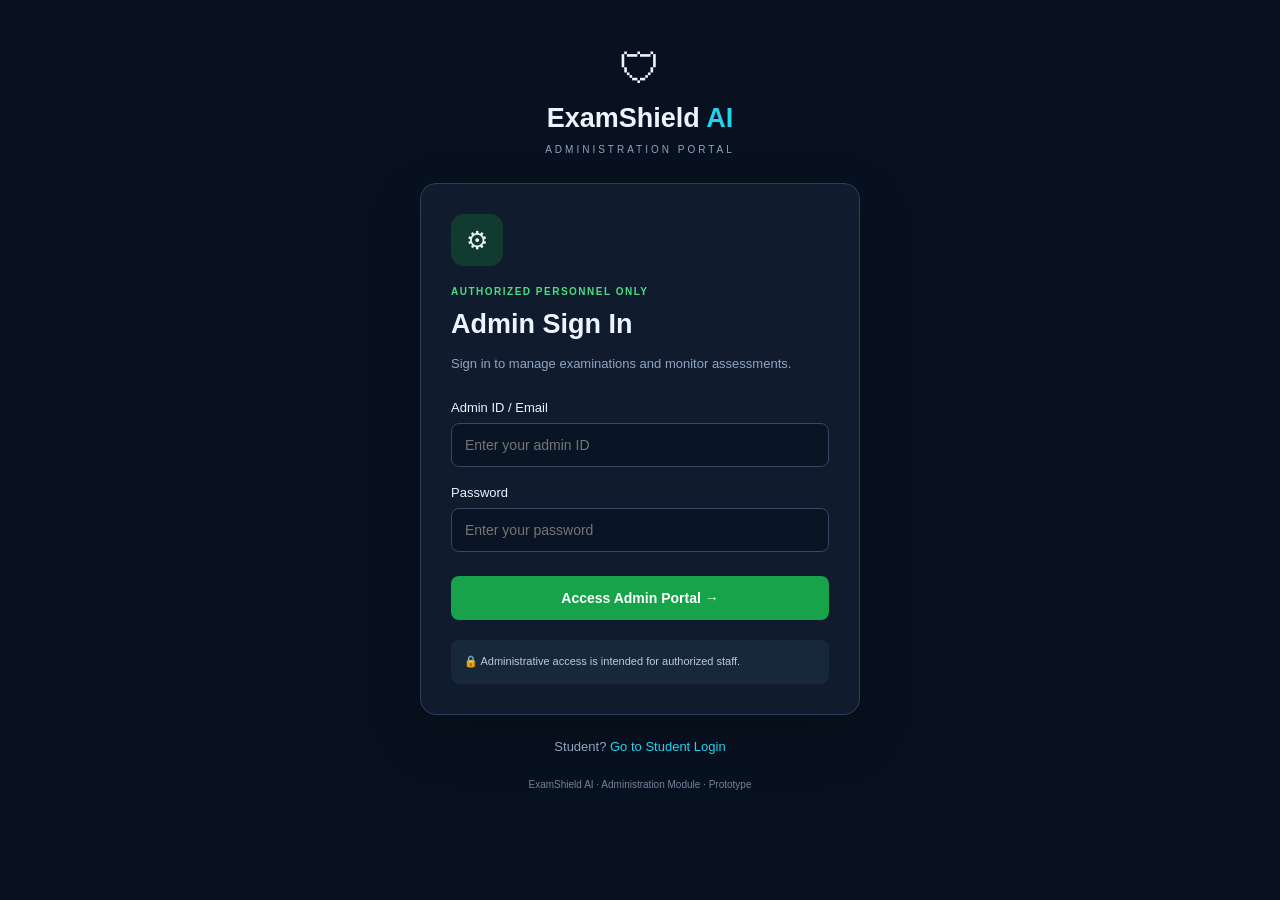
<file: frontend/frontend/reports.html>
<!DOCTYPE html>
<!-- Reports page structure. -->
<html lang="en">
<head>
  <meta charset="UTF-8">
  <meta name="viewport" content="width=device-width, initial-scale=1.0">
  <title>Results & Reports | ExamShield AI</title>
  <link rel="stylesheet" href="live-monitor.css">
  <link rel="stylesheet" href="reports.css">
</head>
<body>
  <aside class="sidebar">
    <div class="brand"><span class="brand-icon">🛡</span> ExamShield <b>AI</b></div>
    <p class="nav-label">ADMIN WORKSPACE</p>
    <a href="admin-dashboard.html">▦ &nbsp; Dashboard</a>
    <a href="create-exam.html">＋ &nbsp; Create Exam</a>
    <a href="live-monitor.html">◉ &nbsp; Live Monitoring</a>
    <a class="active" href="reports.html">▤ &nbsp; Results & Reports</a>
    <button id="logoutBtn" class="logout">↪ &nbsp; Logout</button>
  </aside>

  <main class="main">
    <header class="topbar">
      <div>
        <p class="eyebrow">PERFORMANCE ANALYTICS</p>
        <h1>Results & Reports</h1>
        <p class="muted">Review candidate performance and export the demo report.</p>
      </div>
      <span class="demo-badge">DEMO DATA</span>
    </header>

    <section class="stats">
      <article class="stat-card">
        <span>Submissions</span>
        <strong id="totalCount">04</strong>
        <small>Sample report records</small>
      </article>
      <article class="stat-card">
        <span>Average Score</span>
        <strong id="averageScore">76%</strong>
        <small>Across displayed records</small>
      </article>
      <article class="stat-card">
        <span>Flagged Records</span>
        <strong id="flaggedCount">02</strong>
        <small>Require manual review</small>
      </article>
    </section>

    <section class="panel">
      <div class="section-head">
        <div>
          <h2>Exam Performance</h2>
          <p class="muted">Filter records and export the currently displayed results.</p>
        </div>
        <button id="exportBtn" class="view-btn">↓ Export CSV</button>
      </div>

      <div class="filters">
        <input id="searchInput" type="search" placeholder="Search candidate or exam...">
        <select id="statusFilter">
          <option value="all">All statuses</option>
          <option value="Completed">Completed</option>
          <option value="Flagged">Flagged for review</option>
        </select>
      </div>

      <div class="table-wrap">
        <table>
          <thead>
            <tr>
              <th>Candidate</th>
              <th>Exam</th>
              <th>Score</th>
              <th>Duration</th>
              <th>Security Events</th>
              <th>Result Status</th>
            </tr>
          </thead>
          <tbody id="resultsRows"></tbody>
        </table>
      </div>
      <p class="footnote">Sample records are illustrative and are not real student results.</p>
    </section>

    <section class="panel">
      <h2>Report Summary</h2>
      <p class="muted">A quick overview of the displayed records.</p>
      <div id="summary" class="summary-grid"></div>
    </section>
  </main>

  <script src="reports.js"></script>
</body>
</html>
</file>
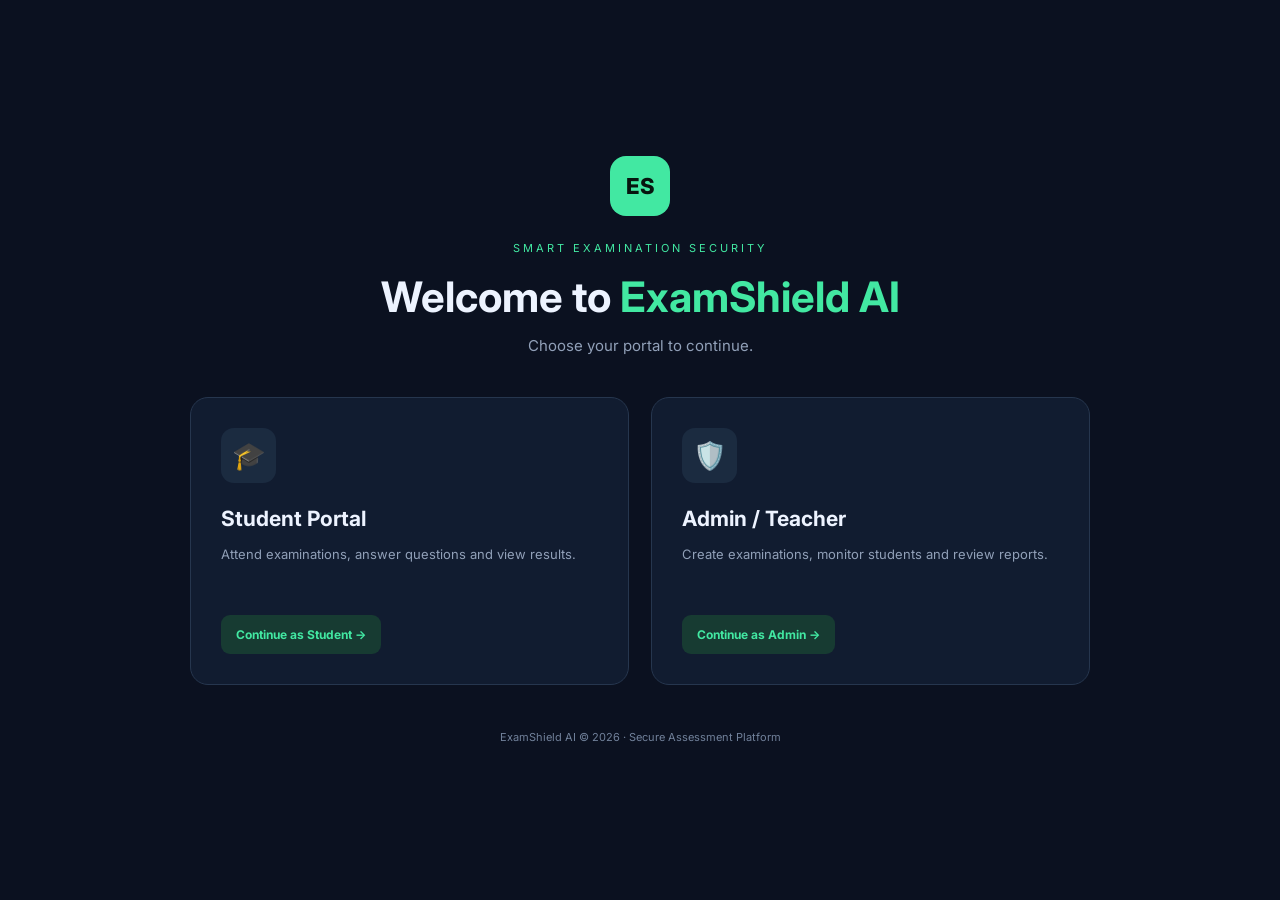
<file: frontend/frontend/role-selection.html>
<!DOCTYPE html>
<!-- Role-selection page structure. -->
<html lang="en">
<head>
    <meta charset="UTF-8">
    <meta name="viewport" content="width=device-width, initial-scale=1.0">
    <title>ExamShield AI | Select Portal</title>
    <link rel="stylesheet" href="role-selection.css">
</head>
<body>

    <main class="container">
        <div class="logo">ES</div>

        <p class="eyebrow">SMART EXAMINATION SECURITY</p>
        <h1>Welcome to <span>ExamShield AI</span></h1>
        <p class="subtitle">Choose your portal to continue.</p>

        <div class="portal-container">

            <a href="login.html" class="portal-card">
                <div class="portal-icon">🎓</div>
                <h2>Student Portal</h2>
                <p>Attend examinations, answer questions and view results.</p>
                <span class="portal-button">Continue as Student →</span>
            </a>

            <a href="admin-login.html" class="portal-card">
                <div class="portal-icon">🛡️</div>
                <h2>Admin / Teacher</h2>
                <p>Create examinations, monitor students and review reports.</p>
                <span class="portal-button">Continue as Admin →</span>
            </a>

        </div>

        <p class="footer-text">
            ExamShield AI © 2026 · Secure Assessment Platform
        </p>
    </main>

</body>
</html>
</file>
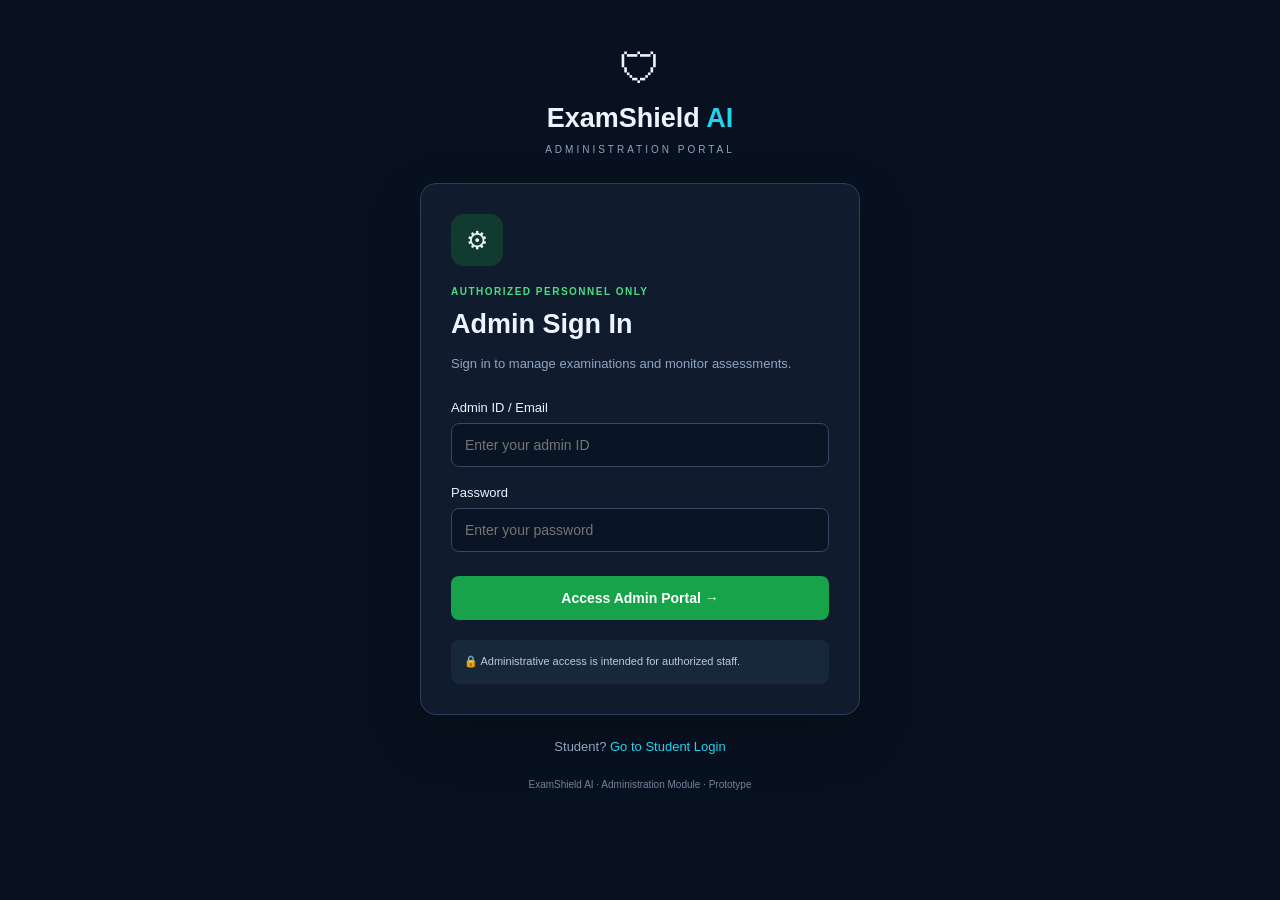
<file: frontend/frontend/saved-exams.html>
<!DOCTYPE html>
<!-- Saved-exams page structure. -->
<html lang="en">
<head>
  <meta charset="UTF-8">
  <meta name="viewport" content="width=device-width, initial-scale=1.0">
  <title>Saved Exams | ExamShield AI</title>
  <link rel="stylesheet" href="saved-exams.css">
</head>
<body>
  <aside class="sidebar">
    <div class="brand">🛡 ExamShield <b>AI</b></div>
    <p class="nav-label">ADMIN CONSOLE</p>
    <a href="admin-dashboard.html">▦ Overview</a>
    <a href="create-exam.html">＋ Create Exam</a>
    <a class="active" href="saved-exams.html">▤ Saved Exams</a>
    <a href="live-monitor.html">◉ Live Monitoring</a>
    <a href="reports.html">▥ Results & Reports</a>
    <button id="logoutButton" class="logout">↪ Logout</button>
  </aside>

  <main class="main">
    <header class="topbar">
      <div>
        <p class="eyebrow">EXAM MANAGEMENT</p>
        <h1>Saved Exams</h1>
        <p class="muted">View, update and manage exams created by the administrator.</p>
      </div>
      <a class="primary-btn" href="create-exam.html">+ Create Exam</a>
    </header>

    <section class="stats">
      <article class="stat">
        <span>Total saved exams</span>
        <strong id="totalCount">0</strong>
      </article>
      <article class="stat">
        <span>Total questions</span>
        <strong id="questionCount">0</strong>
      </article>
      <article class="stat">
        <span>Total duration</span>
        <strong id="durationCount">0 min</strong>
      </article>
    </section>

    <section class="panel">
      <div class="toolbar">
        <div>
          <h2>All Examinations</h2>
          <p class="muted">Your saved exam records appear here.</p>
        </div>
        <input id="searchInput" type="search" placeholder="Search by title, subject or code">
      </div>

      <div id="message" class="message" role="status" aria-live="polite"></div>

      <div class="table-wrap">
        <table>
          <thead>
            <tr>
              <th>Exam</th>
              <th>Code</th>
              <th>Questions</th>
              <th>Duration</th>
              <th>Actions</th>
            </tr>
          </thead>
          <tbody id="examRows"></tbody>
        </table>
      </div>
    </section>
  </main>

  <dialog id="editDialog">
    <form id="editForm">
      <div class="dialog-header">
        <div>
          <p class="eyebrow">EXAM SETTINGS</p>
          <h2>Edit Exam</h2>
        </div>
        <button type="button" id="closeDialog" class="close-btn" aria-label="Close">✕</button>
      </div>

      <label for="editTitle">Exam title</label>
      <input id="editTitle" maxlength="100" required>

      <label for="editSubject">Subject</label>
      <input id="editSubject" maxlength="100" required>

      <label for="editCode">Unique exam code</label>
      <input id="editCode" maxlength="40" required>

      <div class="form-grid">
        <div>
          <label for="editDuration">Duration (minutes)</label>
          <input id="editDuration" type="number" min="1" max="600" required>
        </div>
        <div>
          <label for="editMarks">Marks per question</label>
          <input id="editMarks" type="number" min="1" max="100" required>
        </div>
      </div>

      <label for="editStart">Start time</label>
      <input id="editStart" type="datetime-local">

      <label for="editEnd">End time</label>
      <input id="editEnd" type="datetime-local">

      <p class="muted dialog-note">
        Existing questions, options, correct answers and security settings will be preserved.
      </p>

      <p id="formError" class="form-error" role="alert"></p>

      <div class="dialog-actions">
        <button type="button" id="cancelEdit" class="secondary-btn">Cancel</button>
        <button type="submit" class="primary-btn">Save Changes</button>
      </div>
    </form>
  </dialog>

  <script src="saved-exams.js"></script>
</body>
</html>
</file>
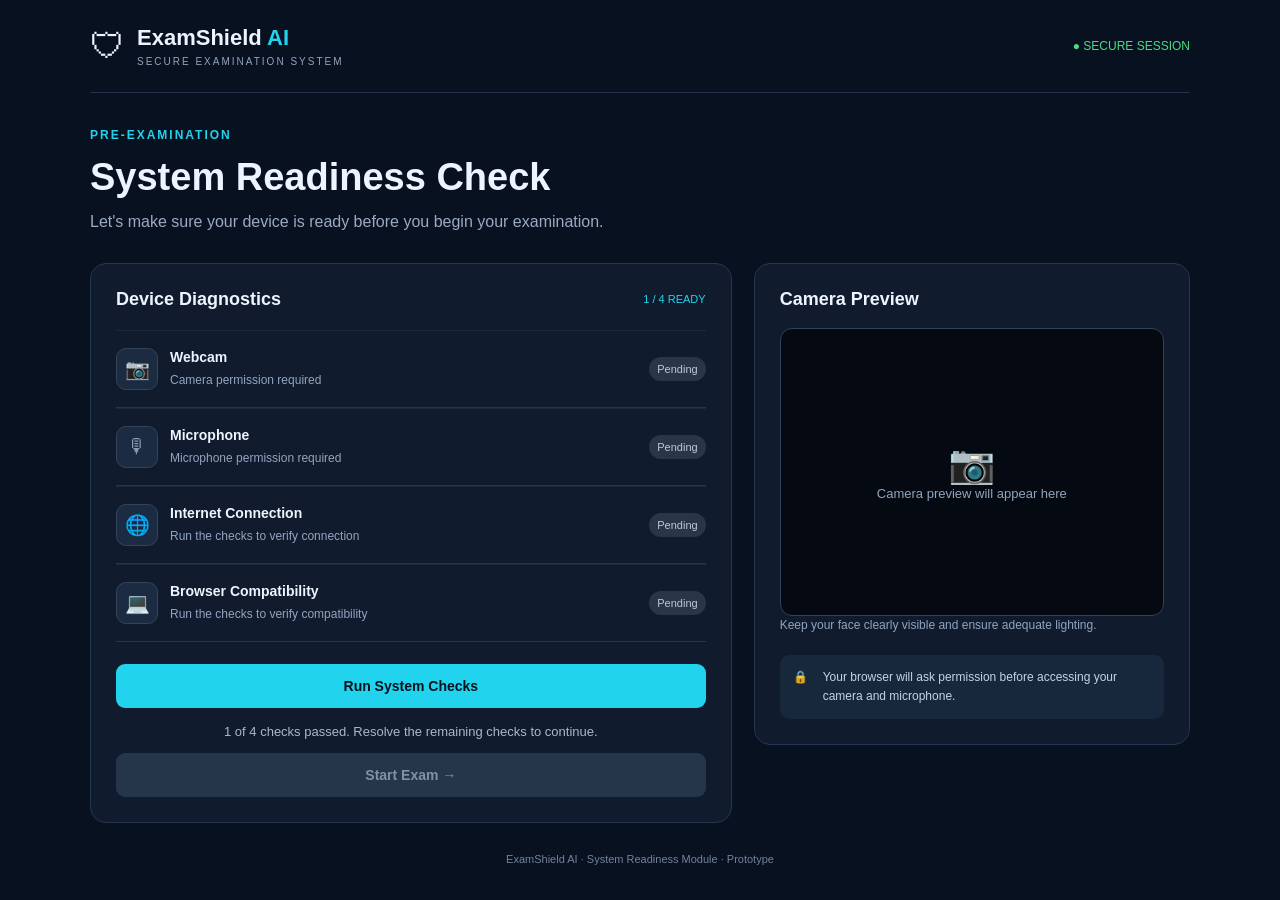
<file: frontend/frontend/system-check.html>
<!DOCTYPE html>
<!-- System-check page structure. -->
<html lang="en">
<head>
    <meta charset="UTF-8">
    <meta name="viewport" content="width=device-width, initial-scale=1.0">
    <title>ExamShield AI | System Check</title>
    <link rel="stylesheet" href="style.css">
    <link rel="stylesheet" href="system-check.css">
</head>
<body>
    <main class="system-container">
        <header class="topbar">
            <div class="brand">
                <span class="brand-icon">🛡</span>
                <div>
                    <h2>ExamShield <span>AI</span></h2>
                    <p>SECURE EXAMINATION SYSTEM</p>
                </div>
            </div>
            <span class="secure-label">● SECURE SESSION</span>
        </header>

        <section class="intro">
            <p class="eyebrow">PRE-EXAMINATION</p>
            <h1>System Readiness Check</h1>
            <p>Let's make sure your device is ready before you begin your examination.</p>
        </section>

        <section class="check-layout">
            <div class="checks-panel">
                <div class="panel-heading">
                    <h2>Device Diagnostics</h2>
                    <span id="checkCount">0 / 4 READY</span>
                </div>

                <div class="check-item">
                    <div class="check-icon">📷</div>
                    <div class="check-info">
                        <h3>Webcam</h3>
                        <p id="cameraMessage">Camera permission required</p>
                    </div>
                    <span class="status pending" id="cameraStatus">Pending</span>
                </div>

                <div class="check-item">
                    <div class="check-icon">🎙</div>
                    <div class="check-info">
                        <h3>Microphone</h3>
                        <p id="micMessage">Microphone permission required</p>
                    </div>
                    <span class="status pending" id="micStatus">Pending</span>
                </div>

                <div class="check-item">
                    <div class="check-icon">🌐</div>
                    <div class="check-info">
                        <h3>Internet Connection</h3>
                        <p id="internetMessage">Checking network availability</p>
                    </div>
                    <span class="status pending" id="internetStatus">Pending</span>
                </div>

                <div class="check-item">
                    <div class="check-icon">💻</div>
                    <div class="check-info">
                        <h3>Browser Compatibility</h3>
                        <p id="browserMessage">Checking browser capabilities</p>
                    </div>
                    <span class="status pending" id="browserStatus">Pending</span>
                </div>

                <button id="runChecksButton" class="primary-btn">
                    Run System Checks
                </button>

                <p id="overallMessage" class="overall-message" aria-live="polite">
                    Run all checks to continue.
                </p>

                <button id="startExamButton" class="start-btn" disabled>
                    Start Exam →
                </button>
            </div>

            <aside class="camera-panel">
                <h2>Camera Preview</h2>
                <div class="camera-preview">
                    <video id="cameraPreview" autoplay playsinline muted></video>
                    <div id="cameraPlaceholder" class="camera-placeholder">
                        <span>📷</span>
                        <p>Camera preview will appear here</p>
                    </div>
                </div>
                <p class="camera-note">
                    Keep your face clearly visible and ensure adequate lighting.
                </p>
                <div class="privacy-note">
                    <span>🔒</span>
                    <p>Your browser will ask permission before accessing your camera and microphone.</p>
                </div>
            </aside>
        </section>

        <footer>
            ExamShield AI · System Readiness Module · Prototype
        </footer>
    </main>

    <script src="system-check.js"></script>
</body>
</html>
</file>
<file: frontend/frontend/style.css>
/* Landing-page global styles. */
@import url('https://fonts.googleapis.com/css2?family=Inter:wght@400;500;600;700;800&display=swap');

:root {
    --bg: #080d19;
    --panel: #111a2b;
    --border: #26344b;
    --cyan: #5ce1e6;
    --blue: #5b8cff;
    --text: #f3f7ff;
    --muted: #8d9bb3;
    --green: #52dfad;
}

* {
    margin: 0;
    padding: 0;
    box-sizing: border-box;
}

body {
    min-height: 100vh;
    background: var(--bg);
    color: var(--text);
    font-family: 'Inter', Arial, sans-serif;
    overflow-x: hidden;
}

.screen {
    position: relative;
    min-height: 100vh;
    overflow: hidden;
    isolation: isolate;
}

.hidden {
    display: none !important;
}

.ambient {
    position: absolute;
    width: 430px;
    height: 430px;
    border-radius: 50%;
    filter: blur(110px);
    opacity: 0.15;
    pointer-events: none;
    z-index: -1;
}

.ambient-one {
    background: #1769ff;
    top: -200px;
    left: -140px;
}

.ambient-two {
    background: #00d9d2;
    right: -180px;
    bottom: -220px;
}

/* PAGE 1: SPLASH */

.splash-screen {
    display: grid;
    place-items: center;
    background:
        radial-gradient(ellipse at center, #13243a 0%, #080d19 65%);
}

.splash-content {
    width: min(90%, 520px);
    text-align: center;
    animation: fadeUp 0.9s ease both;
}

.logo-container {
    width: 145px;
    height: 145px;
    margin: 0 auto 28px;
    position: relative;
    display: grid;
    place-items: center;
}

.logo-ring {
    position: absolute;
    inset: 0;
    border: 1px solid rgba(92, 225, 230, 0.25);
    border-radius: 35%;
    transform: rotate(45deg);
    animation: ringRotate 12s linear infinite;
}

.logo-ring::before {
    content: "";
    position: absolute;
    width: 9px;
    height: 9px;
    border-radius: 50%;
    background: var(--cyan);
    top: -4px;
    left: 50%;
    box-shadow: 0 0 16px var(--cyan);
}

.shield-logo {
    width: 105px;
    height: 105px;
    padding: 23px;
    color: var(--cyan);
    background: linear-gradient(145deg, #1b3049, #101a2a);
    border: 1px solid rgba(92, 225, 230, 0.5);
    border-radius: 30px;
    box-shadow: 0 0 45px rgba(45, 190, 230, 0.15);
    animation: shieldPulse 2.5s ease-in-out infinite;
}

.shield-logo svg,
.system-icon svg {
    width: 100%;
    height: 100%;
}

.brand-title {
    font-size: clamp(2rem, 6vw, 3.1rem);
    font-weight: 800;
    letter-spacing: 5px;
}

.brand-title span,
.mini-brand > span:not(.mini-shield),
.loading-main h1 span {
    color: var(--cyan);
}

.ai-label {
    margin-top: 10px;
    color: var(--cyan);
    font-size: 10px;
    letter-spacing: 5px;
    font-weight: 700;
}

.tagline {
    margin-top: 22px;
    color: #a8b5c9;
    font-size: 14px;
    letter-spacing: 0.3px;
}

.launch-loader {
    width: min(290px, 100%);
    margin: 55px auto 0;
}

.launch-track,
.main-track {
    height: 4px;
    overflow: hidden;
    background: #25344b;
    border-radius: 99px;
}

.launch-progress {
    height: 100%;
    width: 0%;
    background: linear-gradient(90deg, var(--blue), var(--cyan));
    border-radius: inherit;
    box-shadow: 0 0 15px rgba(92, 225, 230, 0.55);
    transition: width 0.15s linear;
}

.launch-loader p {
    margin-top: 16px;
    color: var(--muted);
    font-size: 11px;
    letter-spacing: 1px;
}

.splash-footer,
.page-footer {
    position: absolute;
    bottom: 25px;
    left: 5%;
    right: 5%;
    display: flex;
    justify-content: space-between;
    gap: 15px;
    color: #63718a;
    font-size: 9px;
    letter-spacing: 1.5px;
}

/* PAGE 2: INITIALIZATION */

.loading-screen {
    background:
        radial-gradient(ellipse at 50% 5%, #14233a 0%, var(--bg) 55%);
    animation: fadeIn 0.6s ease both;
}

.topbar {
    max-width: 1150px;
    margin: auto;
    padding: 28px 30px;
    display: flex;
    align-items: center;
    justify-content: space-between;
    border-bottom: 1px solid rgba(141, 155, 179, 0.12);
}

.mini-brand {
    display: flex;
    align-items: center;
    gap: 5px;
    color: white;
    text-decoration: none;
    font-size: 16px;
    font-weight: 800;
    letter-spacing: 1.5px;
}

.mini-shield {
    color: var(--cyan);
    font-size: 27px;
    margin-right: 5px;
}

.mini-brand small {
    color: var(--cyan);
    font-size: 10px;
    align-self: flex-start;
}

.secure-badge {
    display: flex;
    align-items: center;
    gap: 8px;
    padding: 9px 12px;
    border: 1px solid #273b4d;
    border-radius: 99px;
    background: rgba(17, 26, 43, 0.8);
    color: #b3c1d7;
    font-size: 9px;
    letter-spacing: 1px;
}

.status-dot {
    width: 7px;
    height: 7px;
    border-radius: 50%;
    background: var(--green);
    box-shadow: 0 0 9px rgba(82, 223, 173, 0.6);
}

.loading-main {
    width: min(92%, 550px);
    margin: 34px auto 85px;
    text-align: center;
}

.system-icon {
    width: 77px;
    height: 77px;
    position: relative;
    padding: 21px;
    margin: 0 auto 26px;
    color: var(--cyan);
    background: #122238;
    border: 1px solid #2b5368;
    border-radius: 24px;
    box-shadow: 0 0 35px rgba(46, 172, 210, 0.09);
}

.orbit {
    position: absolute;
    inset: -9px;
    border: 1px solid rgba(92, 225, 230, 0.15);
    border-radius: 29px;
    animation: orbitPulse 2.5s ease-in-out infinite;
}

.orbit-two {
    inset: -17px;
    animation-delay: 0.6s;
}

.eyebrow {
    color: var(--cyan);
    font-size: 10px;
    font-weight: 700;
    letter-spacing: 3px;
    margin-bottom: 14px;
}

.loading-main h1 {
    font-size: clamp(25px, 5vw, 35px);
    line-height: 1.3;
    letter-spacing: -1px;
}

.loading-description {
    max-width: 390px;
    margin: 14px auto 30px;
    color: var(--muted);
    font-size: 13px;
    line-height: 1.8;
}

.progress-heading {
    display: flex;
    justify-content: space-between;
    margin-bottom: 10px;
    font-size: 11px;
    color: #aebbd0;
}

#progressPercent {
    color: var(--cyan);
    font-weight: 700;
    font-variant-numeric: tabular-nums;
}

.main-track {
    height: 5px;
    margin-bottom: 25px;
}

.main-progress {
    height: 100%;
    width: 0;
    background: linear-gradient(90deg, var(--blue), var(--cyan));
    box-shadow: 0 0 13px rgba(92, 225, 230, 0.4);
    border-radius: inherit;
    transition: width 0.35s ease;
}

.checklist-card {
    padding: 22px;
    border: 1px solid var(--border);
    border-radius: 17px;
    background: rgba(17, 26, 43, 0.88);
    text-align: left;
    box-shadow: 0 20px 55px rgba(0, 0, 0, 0.15);
}

.checklist-header {
    display: flex;
    justify-content: space-between;
    align-items: center;
    margin-bottom: 16px;
}

.checklist-header h2 {
    font-size: 14px;
    font-weight: 600;
}

.checklist-header p {
    color: var(--muted);
    font-size: 11px;
    margin-top: 5px;
}

.check-count {
    font-size: 11px;
    color: var(--cyan);
    background: #172b3e;
    padding: 7px 10px;
    border-radius: 8px;
}

.check-item {
    display: flex;
    align-items: center;
    gap: 12px;
    padding: 14px 0;
    border-top: 1px solid rgba(141, 155, 179, 0.1);
}

.check-icon {
    width: 31px;
    height: 31px;
    flex-shrink: 0;
    display: grid;
    place-items: center;
    border: 1px solid #35435a;
    border-radius: 10px;
    color: #8c9bb3;
    font-size: 11px;
}

.check-info {
    flex: 1;
    min-width: 0;
}

.check-info h3 {
    font-size: 12px;
    font-weight: 600;
}

.check-info p {
    margin-top: 5px;
    color: var(--muted);
    font-size: 10px;
    line-height: 1.5;
}

.check-status {
    color: #77869e;
    font-size: 10px;
    white-space: nowrap;
}

.check-item.checking .check-icon {
    border-color: #4771a8;
    color: var(--cyan);
    animation: iconPulse 1s ease-in-out infinite;
}

.check-item.checking .check-status {
    color: var(--cyan);
}

.check-item.complete .check-icon {
    color: var(--green);
    border-color: rgba(82, 223, 173, 0.35);
    background: rgba(82, 223, 173, 0.08);
}

.check-item.complete .check-status {
    color: var(--green);
}

.check-item.failed .check-icon,
.check-item.failed .check-status {
    color: #ff8e96;
    border-color: rgba(255, 142, 150, 0.35);
}

.completion-message,
.error-message {
    display: flex;
    align-items: flex-start;
    gap: 12px;
    margin-top: 16px;
    padding: 16px;
    border: 1px solid rgba(82, 223, 173, 0.25);
    border-radius: 13px;
    background: rgba(82, 223, 173, 0.06);
    text-align: left;
}

.completion-icon {
    color: var(--green);
    font-size: 20px;
}

.completion-message strong {
    font-size: 12px;
}

.completion-message p {
    margin-top: 6px;
    color: var(--muted);
    font-size: 11px;
    line-height: 1.6;
}

.error-message {
    display: block;
    color: #ff9da4;
    border-color: rgba(255, 142, 150, 0.3);
    font-size: 12px;
    line-height: 1.7;
}

.retry-button {
    display: block;
    margin-top: 12px;
    padding: 9px 14px;
    border: 1px solid #536d91;
    border-radius: 8px;
    color: white;
    background: #1b2b43;
    cursor: pointer;
}

.retry-button:hover {
    border-color: var(--cyan);
}

.privacy-note {
    margin-top: 20px;
    color: #71819a;
    font-size: 10px;
    line-height: 1.7;
}

.privacy-note span {
    color: var(--cyan);
    margin-right: 5px;
}

.footer-divider {
    color: #33445d;
    margin: 0 5px;
}

/* ANIMATIONS */

@keyframes fadeIn {
    from { opacity: 0; }
    to { opacity: 1; }
}

@keyframes fadeUp {
    from { opacity: 0; transform: translateY(18px); }
    to { opacity: 1; transform: translateY(0); }
}

@keyframes ringRotate {
    to { transform: rotate(405deg); }
}

@keyframes shieldPulse {
    0%, 100% { box-shadow: 0 0 25px rgba(45, 190, 230, 0.1); }
    50% { box-shadow: 0 0 48px rgba(45, 190, 230, 0.25); }
}

@keyframes orbitPulse {
    0%, 100% { opacity: 0.25; transform: scale(0.96); }
    50% { opacity: 0.8; transform: scale(1.04); }
}

@keyframes iconPulse {
    0%, 100% { opacity: 1; }
    50% { opacity: 0.55; }
}

@media (max-width: 480px) {
    .topbar {
        padding: 20px 18px;
    }

    .mini-brand {
        font-size: 13px;
    }

    .secure-badge {
        font-size: 8px;
        padding: 8px;
    }

    .loading-main {
        margin-top: 35px;
    }

    .checklist-card {
        padding: 16px;
    }

    .check-item {
        gap: 9px;
    }

    .check-info h3 {
        font-size: 11px;
    }

    .check-info p {
        font-size: 9px;
    }

    .check-status {
        font-size: 9px;
    }

    .splash-footer,
    .page-footer {
        font-size: 8px;
        letter-spacing: 0.5px;
        bottom: 16px;
    }
}

@media (prefers-reduced-motion: reduce) {
    *, *::before, *::after {
        animation-duration: 0.01ms !important;
        animation-iteration-count: 1 !important;
        scroll-behavior: auto !important;
    }
}
</file>
<file: frontend/frontend/admin-dashboard.css>
/* Admin dashboard layout and styling. */
@import url('https://fonts.googleapis.com/css2?family=Inter:wght@400;500;600;700;800&display=swap');

:root {
    --bg: #0b1120;
    --sidebar: #0e1728;
    --panel: #111c30;
    --border: #243149;
    --text: #edf3ff;
    --muted: #91a0b8;
    --green: #42e8a2;
}

* {
    margin: 0;
    padding: 0;
    box-sizing: border-box;
}

body {
    font-family: 'Inter', sans-serif;
    background: var(--bg);
    color: var(--text);
    min-height: 100vh;
}

a {
    text-decoration: none;
    color: inherit;
}

button {
    font: inherit;
}

.dashboard-layout {
    display: flex;
    min-height: 100vh;
}

/* Sidebar */

.sidebar {
    width: 255px;
    flex-shrink: 0;
    background: var(--sidebar);
    border-right: 1px solid var(--border);
    padding: 28px 18px 20px;
    display: flex;
    flex-direction: column;
}

.brand {
    display: flex;
    align-items: center;
    gap: 12px;
    padding: 0 5px 30px;
}

.brand-icon {
    width: 43px;
    height: 43px;
    background: var(--green);
    color: #06140f;
    border-radius: 12px;
    display: grid;
    place-items: center;
    font-weight: 800;
    font-size: 17px;
}

.brand h2 {
    font-size: 16px;
    letter-spacing: -0.5px;
}

.brand p {
    font-size: 9px;
    letter-spacing: 2px;
    color: var(--green);
    margin-top: 5px;
}

.admin-profile {
    display: flex;
    align-items: center;
    gap: 12px;
    padding: 17px 10px;
    border-top: 1px solid var(--border);
    border-bottom: 1px solid var(--border);
    margin-bottom: 25px;
}

.avatar,
.top-avatar {
    width: 39px;
    height: 39px;
    border-radius: 50%;
    display: grid;
    place-items: center;
    background: #263b53;
    color: var(--green);
    font-weight: 700;
}

.admin-profile h3 {
    font-size: 13px;
    margin-bottom: 5px;
}

.admin-profile p {
    font-size: 11px;
    color: var(--muted);
}

.navigation {
    display: flex;
    flex-direction: column;
    gap: 8px;
}

.nav-link {
    display: flex;
    align-items: center;
    gap: 12px;
    padding: 13px 14px;
    color: var(--muted);
    border-radius: 9px;
    font-size: 13px;
    transition: 0.2s;
}

.nav-link span {
    font-size: 18px;
    width: 20px;
    text-align: center;
}

.nav-link:hover,
.nav-link.active {
    color: var(--green);
    background: #173329;
}

.sidebar-bottom {
    margin-top: auto;
    padding-top: 30px;
}

.security-note {
    display: flex;
    align-items: center;
    gap: 10px;
    padding: 13px 10px;
    background: #131f31;
    border: 1px solid var(--border);
    border-radius: 10px;
    margin-bottom: 18px;
}

.status-dot {
    width: 8px;
    height: 8px;
    display: inline-block;
    border-radius: 50%;
    background: var(--green);
    box-shadow: 0 0 10px #42e8a255;
}

.security-note strong {
    font-size: 11px;
}

.security-note p {
    color: var(--muted);
    font-size: 10px;
    margin-top: 4px;
}

.logout-button {
    width: 100%;
    padding: 12px;
    color: #ff9c9c;
    background: transparent;
    border: 1px solid #53303b;
    border-radius: 9px;
    cursor: pointer;
}

.logout-button:hover {
    background: #321d2a;
}

/* Main area */

.main-content {
    flex: 1;
    min-width: 0;
    padding: 35px;
}

.topbar {
    display: flex;
    justify-content: space-between;
    align-items: center;
    gap: 20px;
    margin-bottom: 30px;
}

.breadcrumb {
    color: var(--muted);
    font-size: 11px;
    margin-bottom: 11px;
}

.topbar h1 {
    font-size: clamp(23px, 3vw, 30px);
    letter-spacing: -1px;
}

.subtitle {
    color: var(--muted);
    font-size: 13px;
    margin-top: 9px;
    line-height: 1.6;
}

.topbar-right {
    display: flex;
    align-items: center;
    gap: 18px;
}

.live-indicator {
    display: flex;
    align-items: center;
    gap: 8px;
    font-size: 10px;
    letter-spacing: 1px;
    color: var(--green);
    white-space: nowrap;
}

/* Statistics */

.stats-grid {
    display: grid;
    grid-template-columns: repeat(4, minmax(0, 1fr));
    gap: 17px;
    margin-bottom: 24px;
}

.stat-card,
.panel {
    background: var(--panel);
    border: 1px solid var(--border);
    border-radius: 14px;
}

.stat-card {
    padding: 21px;
}

.stat-top {
    display: flex;
    justify-content: space-between;
    align-items: center;
    gap: 8px;
    color: var(--muted);
    font-size: 12px;
}

.stat-icon,
.action-icon {
    display: grid;
    place-items: center;
    flex-shrink: 0;
    border-radius: 10px;
    font-size: 20px;
}

.stat-icon {
    width: 38px;
    height: 38px;
}

.purple {
    color: #b8a5ff;
    background: #292344;
}

.blue {
    color: #78c9ff;
    background: #19334a;
}

.green {
    color: var(--green);
    background: #173b32;
}

.orange {
    color: #ffbd77;
    background: #422f22;
}

.stat-card h2 {
    font-size: 31px;
    margin: 18px 0 8px;
    letter-spacing: -1px;
}

.stat-description {
    color: var(--muted);
    font-size: 10px;
}

/* Panels */

.content-grid {
    display: grid;
    grid-template-columns: minmax(0, 1.5fr) minmax(300px, 1fr);
    gap: 20px;
    margin-bottom: 24px;
}

.panel {
    padding: 23px;
    min-width: 0;
}

.panel-heading {
    display: flex;
    justify-content: space-between;
    align-items: flex-start;
    gap: 12px;
    margin-bottom: 24px;
}

.panel-heading h2 {
    font-size: 15px;
    margin-bottom: 7px;
}

.panel-heading p {
    color: var(--muted);
    font-size: 11px;
    line-height: 1.5;
}

.text-link,
.view-all {
    color: var(--green);
    font-size: 11px;
    white-space: nowrap;
}

.text-link:hover,
.view-all:hover {
    text-decoration: underline;
}

/* Exam table */

.table-wrapper {
    width: 100%;
    overflow-x: auto;
}

table {
    width: 100%;
    border-collapse: collapse;
    text-align: left;
    white-space: nowrap;
}

th {
    padding: 13px 10px;
    color: var(--muted);
    font-size: 10px;
    font-weight: 500;
    border-bottom: 1px solid var(--border);
}

td {
    padding: 17px 10px;
    font-size: 11px;
    border-bottom: 1px solid #202c40;
}

td strong {
    display: block;
    font-size: 11px;
    margin-bottom: 5px;
}

td small {
    color: var(--muted);
    font-size: 9px;
}

.badge {
    padding: 6px 9px;
    border-radius: 20px;
    font-size: 9px;
}

.scheduled {
    color: #c3b4ff;
    background: #2b2545;
}

.active {
    color: var(--green);
    background: #173b32;
}

.completed {
    color: #8ecbff;
    background: #1a3449;
}

.demo-note {
    color: var(--muted);
    font-size: 10px;
    margin-top: 19px;
}

/* Security alerts */

.alert-count {
    color: #ffbd77;
    background: #3b2c20;
    border-radius: 20px;
    padding: 6px 9px;
    font-size: 9px;
    white-space: nowrap;
}

.alert-item {
    display: flex;
    gap: 12px;
    padding: 15px 0;
    border-bottom: 1px solid var(--border);
}

.alert-symbol {
    width: 30px;
    height: 30px;
    flex-shrink: 0;
    display: grid;
    place-items: center;
    border-radius: 9px;
    font-weight: 800;
}

.warning {
    background: #3d3020;
    color: #ffbd77;
}

.danger {
    background: #40232e;
    color: #ff929e;
}

.alert-details strong {
    font-size: 11px;
    display: block;
    margin: 2px 0 7px;
}

.alert-details p {
    color: var(--muted);
    font-size: 10px;
    margin-bottom: 6px;
}

.alert-details span {
    color: #71829c;
    font-size: 9px;
}

.view-all {
    display: inline-block;
    margin-top: 21px;
}

/* Quick actions */

.quick-actions-panel {
    margin-bottom: 30px;
}

.actions-grid {
    display: grid;
    grid-template-columns: repeat(3, minmax(0, 1fr));
    gap: 14px;
}

.action-card {
    display: flex;
    align-items: flex-start;
    gap: 13px;
    padding: 17px;
    border: 1px solid var(--border);
    background: #0e1829;
    border-radius: 11px;
    transition: 0.2s;
    min-width: 0;
}

.action-card:hover {
    border-color: var(--green);
    transform: translateY(-2px);
}

.action-icon {
    width: 38px;
    height: 38px;
}

.action-card h3 {
    font-size: 11px;
    margin: 3px 0 8px;
}

.action-card p {
    color: var(--muted);
    font-size: 10px;
    line-height: 1.7;
}

.action-arrow {
    color: var(--green);
    margin-left: auto;
}

footer {
    display: flex;
    justify-content: space-between;
    gap: 15px;
    flex-wrap: wrap;
    color: var(--muted);
    font-size: 10px;
    padding: 10px 0;
}

footer span {
    color: #65758e;
}

/* Responsive layout */

@media (max-width: 1200px) {
    .main-content {
        padding: 25px;
    }

    .stats-grid {
        grid-template-columns: repeat(2, minmax(0, 1fr));
    }

    .content-grid {
        grid-template-columns: 1fr;
    }
}

@media (max-width: 760px) {
    .dashboard-layout {
        flex-direction: column;
    }

    .sidebar {
        width: 100%;
        padding: 18px;
    }

    .brand {
        padding-bottom: 18px;
    }

    .admin-profile {
        margin-bottom: 15px;
    }

    .navigation {
        display: grid;
        grid-template-columns: repeat(2, minmax(0, 1fr));
    }

    .sidebar-bottom {
        padding-top: 15px;
    }

    .main-content {
        padding: 20px 15px;
    }

    .topbar {
        align-items: flex-start;
    }

    .topbar-right {
        gap: 8px;
    }

    .live-indicator {
        font-size: 8px;
    }

    .top-avatar {
        display: none;
    }

    .stats-grid {
        gap: 12px;
    }

    .stat-card {
        padding: 15px;
    }

    .stat-top {
        font-size: 10px;
    }

    .stat-card h2 {
        font-size: 26px;
    }

    .panel {
        padding: 17px;
    }

    .actions-grid {
        grid-template-columns: 1fr;
    }

    footer {
        flex-direction: column;
    }
}

@media (max-width: 420px) {
    .topbar {
        flex-direction: column;
    }

    .navigation {
        grid-template-columns: 1fr;
    }

    .stats-grid {
        grid-template-columns: 1fr 1fr;
    }

    .stat-icon {
        width: 30px;
        height: 30px;
    }
}
</file>
<file: frontend/frontend/admin-login.css>
/* Admin login page styling. */
* {
    box-sizing: border-box;
}

body {
    margin: 0;
    min-height: 100vh;
    background: #08111f;
    color: #edf4ff;
    font-family: Arial, sans-serif;
}

.login-container {
    width: min(440px, 92%);
    margin: auto;
    padding: 45px 0 25px;
}

.brand {
    text-align: center;
    margin-bottom: 28px;
}

.brand-icon {
    font-size: 42px;
}

.brand h1 {
    font-size: 27px;
    margin: 10px 0;
}

.brand h1 span {
    color: #22d3ee;
}

.brand > p {
    margin: 0;
    color: #91a4bf;
    letter-spacing: 3px;
    font-size: 10px;
}

.login-card {
    padding: 30px;
    background: #101c2e;
    border: 1px solid #2b405b;
    border-radius: 16px;
    box-shadow: 0 20px 60px rgba(0, 0, 0, 0.2);
}

.admin-icon {
    width: 52px;
    height: 52px;
    display: grid;
    place-items: center;
    border-radius: 13px;
    background: #123b30;
    font-size: 25px;
    margin-bottom: 20px;
}

.eyebrow {
    color: #4ade80;
    font-size: 10px;
    letter-spacing: 1.5px;
    font-weight: bold;
}

.login-card h2 {
    margin: 12px 0;
    font-size: 27px;
}

.subtitle {
    color: #91a4bf;
    font-size: 13px;
    line-height: 1.7;
    margin-bottom: 25px;
}

form label {
    display: block;
    font-size: 13px;
    margin: 18px 0 8px;
}

form input {
    width: 100%;
    padding: 13px;
    color: #edf4ff;
    background: #091424;
    border: 1px solid #354761;
    border-radius: 8px;
    outline: none;
    font-size: 14px;
}

form input:focus {
    border-color: #22d3ee;
}

form button {
    width: 100%;
    padding: 14px;
    margin-top: 12px;
    border: none;
    border-radius: 8px;
    background: #16a34a;
    color: white;
    font-size: 14px;
    font-weight: bold;
    cursor: pointer;
}

form button:hover {
    background: #15803d;
}

form button:disabled {
    opacity: 0.65;
    cursor: wait;
}

.error-message {
    color: #fca5a5;
    font-size: 12px;
    line-height: 1.5;
}

.security-note {
    padding: 13px;
    margin-top: 20px;
    border-radius: 8px;
    background: #17283c;
    color: #bdc9d9;
    font-size: 11px;
    line-height: 1.6;
}

.back-link {
    text-align: center;
    color: #91a4bf;
    font-size: 13px;
    margin: 24px 0;
}

.back-link a {
    color: #22d3ee;
    text-decoration: none;
}

.back-link a:hover {
    text-decoration: underline;
}

footer {
    text-align: center;
    color: #71839c;
    font-size: 10px;
    margin-top: 25px;
}
</file>
<file: frontend/frontend/create-exam.css>
/* Create-exam page layout and styling. */
@import url('https://fonts.googleapis.com/css2?family=Inter:wght@400;500;600;700;800&display=swap');

:root {
    --bg: #0b1120;
    --panel: #111c30;
    --border: #26364e;
    --text: #edf3ff;
    --muted: #91a0b8;
    --green: #42e8a2;
}

* {
    box-sizing: border-box;
    margin: 0;
    padding: 0;
}

body {
    font-family: 'Inter', sans-serif;
    background: var(--bg);
    color: var(--text);
    min-height: 100vh;
}

a {
    text-decoration: none;
    color: inherit;
}

button,
input,
select,
textarea {
    font: inherit;
}

.topbar {
    min-height: 76px;
    padding: 15px 6%;
    border-bottom: 1px solid var(--border);
    display: flex;
    align-items: center;
    justify-content: space-between;
    gap: 15px;
    background: #0e1728;
}

.brand {
    display: flex;
    align-items: center;
    gap: 12px;
    font-size: 15px;
    font-weight: 700;
}

.brand small {
    display: block;
    color: var(--green);
    font-size: 9px;
    letter-spacing: 2px;
    margin-top: 5px;
}

.logo {
    display: grid;
    place-items: center;
    width: 42px;
    height: 42px;
    background: var(--green);
    color: #07150f;
    border-radius: 11px;
    font-weight: 800;
}

.back-button,
.cancel-button {
    color: var(--muted);
    font-size: 12px;
}

.back-button:hover,
.cancel-button:hover {
    color: var(--green);
}

.container {
    width: min(950px, 90%);
    margin: 40px auto;
}

.page-heading {
    margin-bottom: 28px;
}

.eyebrow {
    color: var(--green);
    letter-spacing: 2px;
    font-size: 10px;
    margin-bottom: 13px;
}

.page-heading h1 {
    font-size: clamp(25px, 4vw, 34px);
    margin-bottom: 10px;
}

.page-heading > p:last-child,
.section-description {
    color: var(--muted);
    font-size: 12px;
    line-height: 1.7;
}

.panel {
    background: var(--panel);
    border: 1px solid var(--border);
    border-radius: 15px;
    padding: 27px;
    margin-bottom: 22px;
}

.panel h2 {
    font-size: 16px;
    margin-bottom: 8px;
}

.section-description {
    margin-bottom: 24px;
}

.form-grid {
    display: grid;
    grid-template-columns: repeat(2, minmax(0, 1fr));
    gap: 20px;
}

.field {
    min-width: 0;
    display: flex;
    flex-direction: column;
    gap: 9px;
}

.field.full {
    grid-column: 1 / -1;
}

.field label {
    color: #cbd5e5;
    font-size: 12px;
}

.field input,
.field select,
.question-card textarea,
.option-input {
    width: 100%;
    min-width: 0;
    background: #0b1424;
    border: 1px solid #2b3b53;
    border-radius: 8px;
    padding: 12px;
    color: var(--text);
    outline: none;
    font-size: 12px;
}

.field input:focus,
.question-card textarea:focus,
.option-input:focus {
    border-color: var(--green);
}

.field input::placeholder,
.question-card textarea::placeholder,
.option-input::placeholder {
    color: #71819a;
}

.question-heading {
    display: flex;
    justify-content: space-between;
    align-items: flex-start;
    gap: 15px;
}

.question-counter {
    color: var(--green);
    background: #173b32;
    border-radius: 20px;
    padding: 8px 11px;
    font-size: 10px;
    white-space: nowrap;
}

.question-card {
    padding: 20px;
    border: 1px solid var(--border);
    border-radius: 11px;
    margin-bottom: 17px;
    background: #0e1829;
}

.question-card-header {
    display: flex;
    align-items: center;
    justify-content: space-between;
    gap: 12px;
    margin-bottom: 15px;
}

.question-card-header strong {
    font-size: 12px;
}

.remove-question {
    background: transparent;
    border: 1px solid #633743;
    color: #ff9eaa;
    border-radius: 7px;
    padding: 7px 10px;
    cursor: pointer;
    font-size: 10px;
}

.question-card textarea {
    resize: vertical;
    min-height: 75px;
    margin-bottom: 16px;
}

.options-grid {
    display: grid;
    grid-template-columns: repeat(2, minmax(0, 1fr));
    gap: 13px;
}

.option-field {
    display: flex;
    align-items: center;
    gap: 9px;
}

.option-field label {
    font-size: 11px;
    color: var(--muted);
    flex-shrink: 0;
}

.correct-answer {
    display: flex;
    align-items: center;
    gap: 12px;
    flex-wrap: wrap;
    margin-top: 17px;
}

.correct-answer label {
    font-size: 11px;
    color: var(--muted);
}

.correct-answer select {
    background: #111c30;
    color: var(--green);
    border: 1px solid var(--border);
    border-radius: 7px;
    padding: 9px;
}

.secondary-button {
    padding: 12px 16px;
    border: 1px solid #2d7359;
    background: #173b32;
    color: var(--green);
    border-radius: 8px;
    cursor: pointer;
    font-size: 12px;
    font-weight: 600;
}

.secondary-button:hover {
    background: #20513f;
}

.settings-list {
    display: flex;
    flex-direction: column;
}

.setting {
    display: flex;
    justify-content: space-between;
    align-items: center;
    gap: 20px;
    padding: 17px 0;
    border-bottom: 1px solid var(--border);
    cursor: pointer;
}

.setting:last-child {
    border-bottom: none;
}

.setting strong,
.setting small {
    display: block;
}

.setting strong {
    font-size: 12px;
    margin-bottom: 7px;
}

.setting small {
    color: var(--muted);
    font-size: 11px;
    line-height: 1.5;
}

.setting input {
    accent-color: var(--green);
    width: 17px;
    height: 17px;
    flex-shrink: 0;
}

.note {
    color: #9aabc3;
    background: #0b1424;
    border-radius: 8px;
    padding: 13px;
    font-size: 10px;
    line-height: 1.7;
    margin-top: 12px;
}

.form-actions {
    display: flex;
    justify-content: flex-end;
    align-items: center;
    gap: 20px;
    margin-top: 28px;
}

.publish-button {
    background: var(--green);
    color: #07150f;
    border: none;
    border-radius: 9px;
    padding: 13px 22px;
    font-weight: 800;
    font-size: 12px;
    cursor: pointer;
}

.publish-button:hover {
    background: #7af2c0;
}

#formMessage {
    margin-top: 18px;
    text-align: right;
    color: var(--green);
    font-size: 12px;
    line-height: 1.6;
}

#formMessage.error {
    color: #ff9eaa;
}

@media (max-width: 600px) {
    .container {
        width: 92%;
        margin: 25px auto;
    }

    .panel {
        padding: 19px;
    }

    .form-grid,
    .options-grid {
        grid-template-columns: 1fr;
    }

    .question-heading {
        flex-direction: column;
    }

    .topbar {
        padding: 14px 4%;
    }

    .form-actions {
        flex-wrap: wrap;
    }
}
</file>
<file: frontend/frontend/dashboard.css>
/* Student dashboard layout and styling. */
.dashboard-page {
    min-height: 100vh;
    background: #080d19;
}

.sidebar {
    position: fixed;
    inset: 0 auto 0 0;
    width: 245px;
    padding: 27px 18px;
    display: flex;
    flex-direction: column;
    background: #0d1524;
    border-right: 1px solid #243147;
    z-index: 5;
}

.side-brand {
    display: flex;
    align-items: center;
    gap: 5px;
    padding: 0 8px 35px;
    color: white;
    font-size: 13px;
    font-weight: 800;
    letter-spacing: 1px;
    text-decoration: none;
}

.side-brand > span,
.side-brand small {
    color: #5ce1e6;
}

.side-brand > span {
    font-size: 25px;
    margin-right: 4px;
}

.side-brand small {
    font-size: 9px;
    align-self: flex-start;
}

.nav-heading {
    padding: 0 10px;
    margin-bottom: 14px;
    color: #63718a;
    font-size: 9px;
    letter-spacing: 2px;
}

.nav-link {
    display: block;
    margin-bottom: 7px;
    padding: 13px 12px;
    border: 1px solid transparent;
    border-radius: 9px;
    color: #91a0b8;
    font-size: 12px;
    text-decoration: none;
    transition: .2s;
}

.nav-link:hover,
.nav-link.active {
    background: #14283a;
    border-color: #234254;
    color: #5ce1e6;
}

.sidebar-bottom {
    margin-top: auto;
}

.sidebar-help {
    display: flex;
    align-items: flex-start;
    gap: 10px;
    padding: 14px 10px;
    border: 1px solid #26344b;
    border-radius: 10px;
    background: #111c2c;
}

.help-icon {
    width: 23px;
    height: 23px;
    display: grid;
    place-items: center;
    border-radius: 50%;
    background: #1a3348;
    color: #5ce1e6;
}

.sidebar-help strong {
    font-size: 10px;
}

.sidebar-help p {
    margin-top: 5px;
    color: #8292aa;
    font-size: 9px;
    line-height: 1.6;
}

.logout-button {
    width: 100%;
    margin-top: 14px;
    padding: 12px;
    border: 1px solid #2b394e;
    border-radius: 9px;
    background: transparent;
    color: #aab8cc;
    text-align: left;
    cursor: pointer;
    font-family: inherit;
    font-size: 11px;
}

.logout-button:hover {
    border-color: #5ce1e6;
    color: #5ce1e6;
}

.dashboard-main {
    max-width: 1450px;
    margin-left: 245px;
    padding: 30px clamp(22px, 4vw, 55px);
}

.dashboard-topbar {
    display: flex;
    justify-content: space-between;
    align-items: center;
    gap: 20px;
    margin-bottom: 28px;
}

.dashboard-topbar h1 {
    margin-top: 8px;
    font-size: 27px;
}

.profile {
    display: flex;
    align-items: center;
    gap: 11px;
}

.profile-avatar {
    width: 40px;
    height: 40px;
    display: grid;
    place-items: center;
    border: 1px solid #31566a;
    border-radius: 12px;
    background: #14283b;
    color: #5ce1e6;
    font-weight: 700;
}

.profile strong {
    font-size: 11px;
}

.profile p {
    margin-top: 5px;
    color: #8190a8;
    font-size: 10px;
}

.welcome-banner {
    position: relative;
    overflow: hidden;
    display: flex;
    justify-content: space-between;
    align-items: center;
    min-height: 225px;
    padding: 32px;
    border: 1px solid #29445c;
    border-radius: 17px;
    background:
        radial-gradient(ellipse at 85% 20%, #1d4560 0%, transparent 45%),
        linear-gradient(115deg, #13253b, #111b2d);
}

.banner-label {
    color: #5ce1e6;
    font-size: 9px;
    font-weight: 700;
    letter-spacing: 2px;
}

.welcome-banner h2 {
    margin-top: 15px;
    font-size: clamp(24px, 3vw, 34px);
    line-height: 1.25;
    letter-spacing: -1px;
}

.welcome-banner h2 span {
    color: #5ce1e6;
}

.banner-description {
    max-width: 390px;
    margin-top: 13px;
    color: #a0aec3;
    font-size: 11px;
    line-height: 1.8;
}

.banner-emblem {
    flex-shrink: 0;
    margin-right: 30px;
    color: #5ce1e6;
    font-size: 100px;
    opacity: .8;
    text-shadow: 0 0 45px rgba(92,225,230,.3);
}

.stats-grid {
    display: grid;
    grid-template-columns: repeat(3, minmax(0, 1fr));
    gap: 16px;
    margin-top: 22px;
}

.stat-card {
    padding: 20px;
    border: 1px solid #26344b;
    border-radius: 13px;
    background: #111a2b;
}

.stat-icon {
    width: 34px;
    height: 34px;
    display: grid;
    place-items: center;
    margin-bottom: 15px;
    border-radius: 10px;
    font-size: 15px;
}

.stat-icon.cyan {
    color: #5ce1e6;
    background: #142e3b;
}

.stat-icon.blue {
    color: #7da5ff;
    background: #1b2948;
}

.stat-icon.purple {
    color: #c3a5ff;
    background: #29213f;
}

.stat-card > p {
    color: #a4b1c5;
    font-size: 11px;
}

.stat-card h3 {
    margin-top: 9px;
    font-size: 26px;
}

.stat-card > span {
    display: block;
    margin-top: 8px;
    color: #77869e;
    font-size: 9px;
}

.stat-card .status-heading {
    font-size: 21px;
    color: #c3a5ff;
}

.exam-section,
.history-section {
    margin-top: 35px;
}

.section-heading {
    display: flex;
    justify-content: space-between;
    align-items: center;
    gap: 15px;
    margin-bottom: 17px;
}

.section-heading h2,
.history-section h2 {
    font-size: 16px;
}

.section-heading p {
    margin-top: 7px;
    color: #8391a9;
    font-size: 11px;
}

.upcoming-tag {
    padding: 7px 9px;
    border: 1px solid #314459;
    border-radius: 7px;
    color: #5ce1e6;
    background: #132536;
    font-size: 9px;
    letter-spacing: 1px;
}

.exam-card {
    padding: 22px;
    border: 1px solid #29374d;
    border-radius: 14px;
    background: #111a2b;
}

.exam-card-header {
    display: flex;
    align-items: center;
    gap: 13px;
}

.exam-icon {
    width: 43px;
    height: 43px;
    display: grid;
    place-items: center;
    flex-shrink: 0;
    border: 1px solid #305267;
    border-radius: 12px;
    background: #162a3d;
    color: #5ce1e6;
    font-size: 20px;
}

.exam-title {
    flex: 1;
}

.exam-title h3 {
    font-size: 13px;
}

.exam-title p {
    margin-top: 6px;
    color: #8391a9;
    font-size: 10px;
}

.exam-status {
    padding: 6px 9px;
    border: 1px solid #2a594f;
    border-radius: 7px;
    background: #142c2b;
    color: #52dfad;
    font-size: 10px;
}

.exam-details {
    display: grid;
    grid-template-columns: repeat(3, minmax(0, 1fr));
    gap: 15px;
    margin-top: 25px;
    padding: 20px 0;
    border-top: 1px solid #26344b;
    border-bottom: 1px solid #26344b;
}

.exam-details div {
    display: grid;
    gap: 8px;
}

.exam-details span {
    color: #74839b;
    font-size: 9px;
    letter-spacing: 1px;
}

.exam-details strong {
    color: #dbe4f2;
    font-size: 11px;
}

.exam-card-footer {
    display: flex;
    justify-content: space-between;
    align-items: center;
    gap: 16px;
    margin-top: 20px;
}

.exam-card-footer p {
    color: #8796ae;
    font-size: 10px;
    line-height: 1.7;
}

.exam-card-footer p span {
    color: #5ce1e6;
}

.start-button {
    padding: 12px 15px;
    border: 1px solid #5ce1e6;
    border-radius: 8px;
    background: linear-gradient(100deg, #238eae, #3775d8);
    color: white;
    font-family: inherit;
    font-size: 11px;
    font-weight: 700;
    cursor: pointer;
    white-space: nowrap;
}

.start-button span {
    margin-left: 10px;
}

.start-button:hover {
    filter: brightness(1.15);
}

.history-empty {
    display: flex;
    align-items: center;
    gap: 13px;
    margin-top: 15px;
    padding: 24px;
    border: 1px dashed #29374d;
    border-radius: 12px;
    color: #8391a9;
    font-size: 11px;
}

.history-empty > span {
    color: #5ce1e6;
    font-size: 23px;
}

.dashboard-footer {
    display: flex;
    justify-content: space-between;
    gap: 15px;
    margin-top: 45px;
    padding-bottom: 10px;
    color: #65748d;
    font-size: 9px;
    letter-spacing: .8px;
}

@media (max-width: 1050px) {
    .sidebar {
        width: 205px;
    }

    .dashboard-main {
        margin-left: 205px;
        padding: 25px 22px;
    }

    .banner-emblem {
        margin-right: 0;
        font-size: 70px;
    }

    .stats-grid {
        gap: 10px;
    }

    .stat-card {
        padding: 15px;
    }
}

@media (max-width: 760px) {
    .sidebar {
        position: relative;
        width: 100%;
        padding: 17px;
        border-right: none;
        border-bottom: 1px solid #243147;
    }

    .side-brand {
        padding-bottom: 16px;
    }

    .nav-heading,
    .sidebar-help {
        display: none;
    }

    .nav-link {
        display: inline-block;
        margin: 3px;
        padding: 10px;
        font-size: 10px;
    }

    .sidebar-bottom {
        margin-top: 10px;
    }

    .logout-button {
        width: auto;
        margin-top: 0;
        padding: 9px 12px;
    }

    .dashboard-main {
        margin-left: 0;
        padding: 23px 17px;
    }

    .stats-grid {
        grid-template-columns: 1fr;
    }

    .stat-card {
        display: grid;
        grid-template-columns: 40px 1fr;
        column-gap: 12px;
        align-items: center;
    }

    .stat-icon {
        grid-row: span 3;
        margin: 0;
    }

    .stat-card h3 {
        margin-top: 5px;
    }

    .banner-emblem {
        display: none;
    }

    .welcome-banner {
        min-height: auto;
        padding: 25px;
    }

    .exam-card-footer {
        align-items: flex-start;
        flex-direction: column;
    }

    .dashboard-footer {
        font-size: 8px;
    }
}

@media (max-width: 430px) {
    .profile p {
        display: none;
    }

    .exam-details {
        grid-template-columns: 1fr;
        gap: 18px;
    }

    .exam-card-header {
        flex-wrap: wrap;
    }

    .exam-status {
        margin-left: 56px;
    }
}
</file>
<file: frontend/frontend/exam.css>
/* Exam page layout and styling. */
* {
    box-sizing: border-box;
}

body {
    margin: 0;
    min-height: 100vh;
    background: #08111f;
    color: #edf4ff;
    font-family: Arial, sans-serif;
}

.exam-header {
    display: flex;
    justify-content: space-between;
    align-items: center;
    gap: 20px;
    padding: 18px 4%;
    background: #101c2e;
    border-bottom: 1px solid #263750;
}

.brand {
    display: flex;
    align-items: center;
    gap: 12px;
}

.brand-icon {
    font-size: 32px;
}

.brand h2 {
    margin: 0;
    font-size: 21px;
}

.brand h2 span {
    color: #22d3ee;
}

.brand p {
    margin: 5px 0 0;
    font-size: 10px;
    letter-spacing: 2px;
    color: #91a4bf;
}

.exam-header-right {
    display: flex;
    align-items: center;
    gap: 22px;
}

.live-status {
    color: #4ade80;
    font-size: 12px;
}

.live-dot {
    display: inline-block;
    width: 8px;
    height: 8px;
    background: #4ade80;
    border-radius: 50%;
    margin-right: 5px;
}

.timer-box {
    display: flex;
    flex-direction: column;
    gap: 4px;
    padding: 10px 17px;
    background: #1b2b42;
    border: 1px solid #354761;
    border-radius: 10px;
}

.timer-box span {
    color: #91a4bf;
    font-size: 10px;
    letter-spacing: 1px;
}

.timer-box strong {
    font-size: 22px;
    font-variant-numeric: tabular-nums;
}

.timer-box.warning {
    border-color: #ef4444;
    color: #fca5a5;
}

.exam-layout {
    width: min(1350px, 94%);
    margin: 28px auto;
    display: grid;
    grid-template-columns: minmax(0, 1fr) 320px;
    gap: 24px;
    align-items: start;
}

.question-panel,
.palette-card,
.student-card,
.proctor-card {
    background: #101c2e;
    border: 1px solid #263750;
    border-radius: 14px;
}

.question-panel {
    padding: clamp(20px, 4vw, 38px);
    min-height: 570px;
}

.exam-title-row {
    display: flex;
    justify-content: space-between;
    align-items: center;
    gap: 15px;
}

.eyebrow {
    color: #22d3ee;
    font-size: 11px;
    font-weight: bold;
    letter-spacing: 2px;
}

.exam-title-row h1 {
    margin: 8px 0;
    font-size: clamp(21px, 3vw, 29px);
}

.question-count {
    color: #a7bad2;
    font-size: 12px;
    white-space: nowrap;
}

.progress-track {
    height: 5px;
    background: #263750;
    border-radius: 10px;
    margin: 23px 0 30px;
    overflow: hidden;
}

.progress-track div {
    height: 100%;
    width: 10%;
    background: #22d3ee;
    transition: width 0.2s;
}

.question-meta {
    display: flex;
    justify-content: space-between;
    color: #91a4bf;
    font-size: 12px;
}

#questionText {
    margin: 24px 0;
    font-size: 20px;
    line-height: 1.6;
}

.options-container {
    display: grid;
    gap: 13px;
}

.option {
    display: flex;
    align-items: center;
    gap: 13px;
    padding: 16px;
    border: 1px solid #34465f;
    border-radius: 10px;
    cursor: pointer;
    transition: border 0.2s, background 0.2s;
}

.option:hover {
    border-color: #22d3ee;
    background: #14283b;
}

.option.selected {
    border-color: #22d3ee;
    background: #123044;
}

.option input {
    accent-color: #22d3ee;
    width: 17px;
    height: 17px;
}

.option span {
    font-size: 14px;
    line-height: 1.5;
}

.review-row {
    display: flex;
    justify-content: space-between;
    align-items: center;
    gap: 12px;
    margin-top: 25px;
}

.review-btn,
.nav-btn,
.next-btn {
    padding: 12px 17px;
    border-radius: 8px;
    font-weight: bold;
    cursor: pointer;
}

.review-btn,
.nav-btn {
    color: #d6e3f5;
    background: #1b2b42;
    border: 1px solid #354761;
}

.review-btn.marked {
    color: #fde68a;
    border-color: #eab308;
}

#savedStatus {
    font-size: 11px;
    color: #91a4bf;
    text-align: right;
}

.navigation-row {
    display: flex;
    justify-content: space-between;
    gap: 12px;
    margin-top: 22px;
    padding-top: 22px;
    border-top: 1px solid #263750;
}

.next-btn {
    color: #07111f;
    background: #22d3ee;
    border: none;
}

.next-btn:hover {
    background: #67e8f9;
}

.nav-btn:disabled {
    opacity: 0.4;
    cursor: not-allowed;
}

.exam-sidebar {
    display: grid;
    gap: 16px;
}

.student-card {
    display: flex;
    align-items: center;
    gap: 12px;
    padding: 18px;
}

.student-avatar {
    width: 43px;
    height: 43px;
    display: grid;
    place-items: center;
    border-radius: 50%;
    background: #164e63;
    color: #a5f3fc;
    font-size: 20px;
    font-weight: bold;
}

.student-card h3 {
    margin: 0 0 5px;
    font-size: 14px;
    overflow-wrap: anywhere;
}

.student-card p {
    margin: 0;
    color: #91a4bf;
    font-size: 12px;
}

.palette-card {
    padding: 20px;
}

.palette-card h3 {
    margin: 0;
    font-size: 16px;
}

.palette-description {
    color: #91a4bf;
    font-size: 12px;
    line-height: 1.5;
}

.palette-legend {
    display: grid;
    grid-template-columns: 1fr 1fr;
    gap: 11px 8px;
    margin: 20px 0;
    font-size: 11px;
    color: #bdc9d9;
}

.legend-box {
    display: inline-block;
    width: 10px;
    height: 10px;
    border-radius: 3px;
    margin-right: 5px;
}

.legend-box.answered {
    background: #16a34a;
}

.legend-box.current {
    background: #22d3ee;
}

.legend-box.review {
    background: #eab308;
}

.legend-box.unanswered {
    background: #354761;
}

.question-palette {
    display: grid;
    grid-template-columns: repeat(5, 1fr);
    gap: 9px;
}

.palette-btn {
    aspect-ratio: 1;
    border-radius: 7px;
    border: 1px solid #354761;
    background: #1b2b42;
    color: #d6e3f5;
    cursor: pointer;
}

.palette-btn.answered {
    background: #166534;
    border-color: #22c55e;
}

.palette-btn.review {
    background: #854d0e;
    border-color: #eab308;
}

.palette-btn.current {
    outline: 2px solid #22d3ee;
    outline-offset: 2px;
    background: #164e63;
}

.palette-stats {
    display: grid;
    grid-template-columns: repeat(3, 1fr);
    gap: 8px;
    margin-top: 22px;
    padding-top: 18px;
    border-top: 1px solid #263750;
    text-align: center;
}

.palette-stats div {
    display: flex;
    flex-direction: column;
    gap: 6px;
}

.palette-stats strong {
    font-size: 20px;
}

.palette-stats span {
    color: #91a4bf;
    font-size: 10px;
}

.proctor-card {
    display: flex;
    align-items: flex-start;
    gap: 12px;
    padding: 17px;
}

.proctor-card > span {
    font-size: 24px;
}

.proctor-card h3 {
    margin: 0 0 7px;
    font-size: 13px;
}

.proctor-card p {
    margin: 0;
    color: #91a4bf;
    font-size: 11px;
    line-height: 1.6;
}

.submit-btn {
    width: 100%;
    padding: 14px;
    color: #fecaca;
    background: #3b1e2b;
    border: 1px solid #7f293c;
    border-radius: 9px;
    font-weight: bold;
    cursor: pointer;
}

.submit-btn:hover {
    background: #542536;
}

.modal {
    position: fixed;
    inset: 0;
    z-index: 10;
    display: grid;
    place-items: center;
    padding: 20px;
    background: rgba(2, 6, 15, 0.85);
}

.hidden {
    display: none !important;
}

.result-card {
    width: min(480px, 100%);
    padding: 30px;
    background: #101c2e;
    border: 1px solid #354761;
    border-radius: 16px;
    text-align: center;
}

.result-icon {
    display: grid;
    place-items: center;
    width: 60px;
    height: 60px;
    margin: auto;
    border-radius: 50%;
    background: #14532d;
    color: #86efac;
    font-size: 30px;
}

.result-card h2 {
    font-size: 25px;
}

.result-card > p:not(.eyebrow) {
    color: #a7bad2;
    line-height: 1.6;
}

.result-stats {
    display: grid;
    grid-template-columns: repeat(3, 1fr);
    gap: 10px;
    margin: 25px 0;
}

.result-stats div {
    padding: 15px 5px;
    border-radius: 9px;
    background: #1b2b42;
}

.result-stats strong,
.result-stats span {
    display: block;
}

.result-stats strong {
    font-size: 18px;
}

.result-stats span {
    margin-top: 7px;
    color: #91a4bf;
    font-size: 11px;
}

.result-card .next-btn {
    width: 100%;
}

@media (max-width: 900px) {
    .exam-layout {
        grid-template-columns: 1fr;
    }

    .exam-sidebar {
        grid-template-columns: 1fr 1fr;
    }

    .student-card,
    .submit-btn {
        grid-column: 1 / -1;
    }
}

@media (max-width: 600px) {
    .exam-header {
        align-items: flex-start;
    }

    .exam-header-right {
        flex-direction: column-reverse;
        align-items: flex-end;
        gap: 10px;
    }

    .live-status {
        font-size: 10px;
    }

    .exam-title-row {
        align-items: flex-start;
        flex-direction: column;
    }

    .exam-sidebar {
        grid-template-columns: 1fr;
    }

    .student-card,
    .submit-btn {
        grid-column: auto;
    }

    .review-row {
        align-items: flex-start;
        flex-direction: column;
    }

    #savedStatus {
        text-align: left;
    }

    .navigation-row button {
        padding: 11px;
        font-size: 12px;
    }
}


/* Student must not see the camera preview */
#cameraPreview,
#cameraVideo,
#webcam,
#cameraFeed,
video[id*="camera"],
video[id*="webcam"] {
  display: none !important;
}

/* Hide any visual face-count / camera-coverage indicators */
#faceCount,
#faceCountDisplay,
#cameraStatusPreview,
.camera-preview,
.face-count-display,
.camera-coverage {
  display: none !important;
}


/* Hide the preview visually, but keep the video element available */
#examCameraPreview {
    position: fixed !important;
    left: -10000px !important;
    top: 0 !important;
    width: 640px !important;
    height: 480px !important;
    opacity: 0 !important;
    pointer-events: none !important;
    border: 0 !important;
}
</file>
<file: frontend/frontend/live-monitor.css>
/* Live-monitor page layout and styling. */
* {
  box-sizing: border-box;
  margin: 0;
  padding: 0;
}

:root {
  --bg: #f5f7fb;
  --panel: #ffffff;
  --text: #172033;
  --muted: #748096;
  --line: #e8edf4;
  --blue: #5146e5;
}

body {
  font-family: Inter, Arial, sans-serif;
  background: var(--bg);
  color: var(--text);
}

.sidebar {
  width: 245px;
  position: fixed;
  inset: 0 auto 0 0;
  background: #11182b;
  color: white;
  padding: 28px 17px;
  display: flex;
  flex-direction: column;
  gap: 10px;
}

.brand {
  font-size: 19px;
  font-weight: 750;
  margin: 0 0 34px 4px;
}

.brand b { color: #a5a0ff; }
.brand-icon { margin-right: 7px; }

.nav-label {
  font-size: 10px;
  letter-spacing: 1.3px;
  color: #8792aa;
  margin: 0 8px 12px;
}

.sidebar a, .logout {
  display: block;
  text-decoration: none;
  color: #c2cadb;
  border: 0;
  background: transparent;
  border-radius: 9px;
  padding: 13px 12px;
  text-align: left;
  font-size: 14px;
  cursor: pointer;
}

.sidebar a:hover, .sidebar a.active {
  background: #292f49;
  color: white;
}

.logout {
  margin-top: auto;
  border-top: 1px solid #30374b;
  border-radius: 0;
  padding-top: 20px;
}

.main {
  margin-left: 245px;
  padding: 35px;
  max-width: 1700px;
}

.topbar, .section-head {
  display: flex;
  align-items: center;
  justify-content: space-between;
  gap: 18px;
}

.eyebrow {
  color: var(--blue);
  font-size: 11px;
  letter-spacing: 1.5px;
  font-weight: 700;
  margin-bottom: 9px;
}

h1 { font-size: 30px; margin-bottom: 8px; }
h2 { font-size: 18px; margin-bottom: 6px; }
.muted { color: var(--muted); font-size: 13px; line-height: 1.6; }

.demo-badge {
  color: #8a5a00;
  background: #fff0c9;
  padding: 9px 12px;
  border-radius: 8px;
  font-size: 11px;
  font-weight: 800;
  white-space: nowrap;
}

.stats {
  display: grid;
  grid-template-columns: repeat(3, minmax(0, 1fr));
  gap: 18px;
  margin: 28px 0;
}

.stat-card, .panel {
  background: var(--panel);
  border: 1px solid var(--line);
  border-radius: 15px;
  padding: 22px;
  box-shadow: 0 4px 18px #202b4510;
}

.stat-card span, .stat-card small {
  display: block;
  color: var(--muted);
  font-size: 13px;
}

.stat-card strong {
  display: block;
  font-size: 30px;
  margin: 13px 0 7px;
}

.stat-card small { font-size: 11px; }

.panel { margin-bottom: 23px; }
.section-head { margin-bottom: 22px; }

input {
  width: min(270px, 100%);
  border: 1px solid #dce2ed;
  border-radius: 9px;
  padding: 11px 13px;
  font-size: 13px;
  outline: none;
}

input:focus { border-color: var(--blue); }

.table-wrap { overflow-x: auto; }

table {
  border-collapse: collapse;
  width: 100%;
  text-align: left;
  font-size: 13px;
  min-width: 720px;
}

th {
  color: var(--muted);
  font-size: 11px;
  font-weight: 650;
  background: #f8f9fc;
}

th, td {
  padding: 15px 12px;
  border-bottom: 1px solid var(--line);
}

.candidate-name { font-weight: 700; }
.candidate-id { display: block; color: var(--muted); font-size: 11px; margin-top: 5px; }

.status {
  display: inline-block;
  border-radius: 20px;
  padding: 6px 9px;
  font-size: 11px;
  font-weight: 700;
}

.status.ok { background: #e2f8ed; color: #167747; }
.status.warn { background: #fff0d7; color: #986000; }
.status.review { background: #ffe5e7; color: #b42332; }

.view-btn, .secondary-btn, .ack-btn {
  padding: 9px 12px;
  border-radius: 8px;
  cursor: pointer;
  font-size: 12px;
  font-weight: 700;
}

.view-btn {
  color: white;
  background: var(--blue);
  border: 0;
}

.secondary-btn {
  background: white;
  color: var(--text);
  border: 1px solid #dce2ed;
}

.ack-btn {
  background: #eef0ff;
  border: 0;
  color: #4238cb;
}

.footnote { color: var(--muted); font-size: 11px; margin-top: 16px; }

.event-list { display: grid; gap: 12px; }

.event {
  display: flex;
  justify-content: space-between;
  align-items: center;
  gap: 14px;
  padding: 15px;
  border: 1px solid var(--line);
  border-radius: 11px;
}

.event-title { font-weight: 700; font-size: 13px; margin-bottom: 5px; }
.event-meta { font-size: 11px; color: var(--muted); line-height: 1.6; }
.event-actions { display: flex; align-items: center; gap: 10px; }

.empty { padding: 25px; color: var(--muted); text-align: center; }

@media (max-width: 900px) {
  .sidebar { width: 190px; }
  .main { margin-left: 190px; padding: 24px 18px; }
  .stats { grid-template-columns: 1fr; }
}

@media (max-width: 600px) {
  .sidebar {
    position: static;
    width: 100%;
    min-height: auto;
  }
  .logout { margin-top: 8px; }
  .main { margin-left: 0; padding: 20px 12px; }
  .topbar, .section-head { align-items: flex-start; flex-direction: column; }
  h1 { font-size: 25px; }
  input { width: 100%; }
  .event { align-items: flex-start; flex-direction: column; }
}
</file>
<file: frontend/frontend/login.css>
/* Login page layout and styling. */
.auth-page {
    min-height: 100vh;
    background: #080d19;
}

.auth-header {
    max-width: 1200px;
    margin: auto;
    padding: 25px 30px;
    display: flex;
    justify-content: space-between;
    align-items: center;
    border-bottom: 1px solid rgba(141,155,179,.12);
}

.auth-layout {
    width: min(1100px, 92%);
    min-height: calc(100vh - 150px);
    margin: auto;
    display: grid;
    grid-template-columns: 1fr 420px;
    align-items: center;
    gap: 70px;
    padding: 50px 0;
}

.welcome-panel {
    position: relative;
    overflow: hidden;
}

.welcome-tag,
.eyebrow {
    color: #5ce1e6;
    font-size: 10px;
    font-weight: 700;
    letter-spacing: 2.5px;
}

.welcome-panel h1 {
    margin-top: 22px;
    font-size: clamp(32px, 4vw, 48px);
    line-height: 1.2;
    letter-spacing: -1.5px;
}

.welcome-panel h1 span {
    color: #5ce1e6;
}

.welcome-panel > p {
    max-width: 440px;
    margin-top: 20px;
    color: #8d9bb3;
    font-size: 14px;
    line-height: 1.9;
}

.feature-list {
    margin-top: 32px;
    display: grid;
    gap: 18px;
    color: #5ce1e6;
    font-size: 14px;
}

.feature-list span {
    margin-left: 10px;
    color: #c1ccdc;
}

.welcome-decoration {
    width: 160px;
    height: 160px;
    position: relative;
    margin-top: 55px;
    display: grid;
    place-items: center;
    color: #5ce1e6;
}

.decoration-ring {
    position: absolute;
    inset: 10px;
    border: 1px solid #254457;
    border-radius: 35%;
    transform: rotate(45deg);
    animation: ringRotate 15s linear infinite;
}

.decoration-shield {
    width: 95px;
    height: 95px;
    display: grid;
    place-items: center;
    font-size: 70px;
    border: 1px solid #29495d;
    border-radius: 25px;
    background: #111d30;
    box-shadow: 0 0 35px rgba(92,225,230,.1);
}

.login-card {
    padding: 34px;
    border: 1px solid #26344b;
    border-radius: 20px;
    background: rgba(17,26,43,.92);
    box-shadow: 0 25px 70px rgba(0,0,0,.2);
    animation: fadeUp .6s ease both;
}

.login-icon {
    width: 43px;
    height: 43px;
    display: grid;
    place-items: center;
    border: 1px solid #30566a;
    border-radius: 13px;
    background: #14273a;
    color: #5ce1e6;
    font-size: 23px;
    margin-bottom: 25px;
}

.login-card h2 {
    margin-top: 12px;
    font-size: 27px;
}

.muted {
    margin-top: 9px;
    color: #8d9bb3;
    font-size: 12px;
}

#loginForm {
    margin-top: 28px;
}

#loginForm > label,
.password-heading label {
    display: block;
    margin-bottom: 9px;
    color: #c9d4e5;
    font-size: 12px;
    font-weight: 600;
}

#loginForm input[type="text"],
#loginForm input[type="password"],
#loginForm input[type="email"] {
    width: 100%;
    height: 47px;
    margin-bottom: 20px;
    padding: 0 14px;
    border: 1px solid #2b3a51;
    border-radius: 9px;
    outline: none;
    background: #0c1423;
    color: #f3f7ff;
    font-family: inherit;
    font-size: 12px;
    transition: border .2s, box-shadow .2s;
}

#loginForm input:focus {
    border-color: #5ce1e6;
    box-shadow: 0 0 0 3px rgba(92,225,230,.08);
}

#loginForm input::placeholder {
    color: #61718a;
}

.password-heading {
    display: flex;
    align-items: center;
    justify-content: space-between;
}

.text-button {
    margin-bottom: 9px;
    padding: 0;
    border: none;
    background: none;
    color: #5ce1e6;
    cursor: pointer;
    font-size: 11px;
}

.login-options {
    margin: -1px 0 22px;
    display: flex;
    justify-content: space-between;
    align-items: center;
}

.remember-label {
    display: flex;
    align-items: center;
    gap: 8px;
    color: #aab8cc;
    font-size: 11px;
    cursor: pointer;
}

.remember-label input {
    accent-color: #5ce1e6;
}

.demo-label {
    padding: 6px 8px;
    border-radius: 6px;
    color: #5ce1e6;
    background: #142b3c;
    font-size: 9px;
    letter-spacing: 1px;
}

.primary-button {
    width: 100%;
    min-height: 48px;
    display: flex;
    align-items: center;
    justify-content: center;
    gap: 10px;
    border: 1px solid #5ce1e6;
    border-radius: 9px;
    background: linear-gradient(100deg, #238eae, #3775d8);
    color: white;
    font-family: inherit;
    font-size: 13px;
    font-weight: 700;
    cursor: pointer;
    transition: transform .2s, filter .2s;
}

.primary-button:hover {
    filter: brightness(1.13);
    transform: translateY(-1px);
}

.primary-button:disabled {
    opacity: .65;
    cursor: wait;
    transform: none;
}

.form-error {
    margin: -8px 0 13px;
    color: #ff969e;
    font-size: 11px;
}

.form-error:empty {
    display: none;
}

.demo-note {
    margin-top: 22px;
    padding: 13px;
    border: 1px solid #263b4e;
    border-radius: 9px;
    background: #101e2e;
}

.demo-note strong {
    color: #5ce1e6;
    font-size: 11px;
}

.demo-note p {
    margin-top: 7px;
    color: #8d9bb3;
    font-size: 10px;
    line-height: 1.7;
}

.login-footer {
    margin-top: 22px;
    color: #687992;
    font-size: 10px;
    line-height: 1.6;
    text-align: center;
}

.auth-footer {
    display: flex;
    justify-content: space-between;
    gap: 15px;
    padding: 20px 5%;
    color: #63718a;
    font-size: 9px;
    letter-spacing: 1px;
}

@media (max-width: 850px) {
    .auth-layout {
        grid-template-columns: 1fr;
        gap: 35px;
        max-width: 480px;
        padding: 35px 0;
    }

    .welcome-panel h1 {
        font-size: 34px;
    }

    .welcome-decoration {
        display: none;
    }

    .welcome-panel > p {
        font-size: 12px;
    }

    .feature-list {
        gap: 12px;
        margin-top: 22px;
    }

    .login-card {
        padding: 25px;
    }
}

@media (max-width: 480px) {
    .auth-header {
        padding: 20px 16px;
    }

    .auth-footer {
        font-size: 8px;
    }
}
</file>
<file: frontend/frontend/reports.css>
/* Reports page layout and styling. */
.filters {
  display: flex;
  gap: 12px;
  margin-bottom: 20px;
  flex-wrap: wrap;
}

.filters input {
  flex: 1;
  min-width: 200px;
}

.filters select {
  border: 1px solid #dce2ed;
  border-radius: 9px;
  padding: 11px 13px;
  background: white;
  font-size: 13px;
  color: #172033;
}

.score {
  font-weight: 800;
}

.score-high { color: #16804a; }
.score-mid { color: #a66a00; }
.score-low { color: #c33745; }

.summary-grid {
  display: grid;
  grid-template-columns: repeat(3, minmax(0, 1fr));
  gap: 15px;
  margin-top: 20px;
}

.summary-item {
  padding: 18px;
  border-radius: 10px;
  background: #f7f8fc;
}

.summary-item span {
  display: block;
  color: #748096;
  font-size: 12px;
}

.summary-item strong {
  display: block;
  margin-top: 9px;
  font-size: 22px;
}

@media (max-width: 650px) {
  .summary-grid { grid-template-columns: 1fr; }
}
</file>
<file: frontend/frontend/role-selection.css>
/* Role-selection page layout and styling. */
@import url('https://fonts.googleapis.com/css2?family=Inter:wght@400;500;600;700;800&display=swap');

* {
    margin: 0;
    padding: 0;
    box-sizing: border-box;
}

body {
    min-height: 100vh;
    font-family: 'Inter', sans-serif;
    background: #0b1120;
    color: #edf3ff;
    display: flex;
    align-items: center;
    justify-content: center;
    padding: 25px;
}

.container {
    width: 100%;
    max-width: 900px;
    text-align: center;
}

.logo {
    width: 60px;
    height: 60px;
    margin: 0 auto 25px;
    display: grid;
    place-items: center;
    border-radius: 16px;
    background: #42e8a2;
    color: #07150f;
    font-size: 22px;
    font-weight: 800;
}

.eyebrow {
    color: #42e8a2;
    font-size: 11px;
    letter-spacing: 3px;
    margin-bottom: 16px;
}

h1 {
    font-size: clamp(27px, 5vw, 42px);
    line-height: 1.25;
    margin-bottom: 12px;
}

h1 span {
    color: #42e8a2;
}

.subtitle {
    color: #91a0b8;
    font-size: 15px;
    margin-bottom: 42px;
}

.portal-container {
    display: grid;
    grid-template-columns: repeat(2, minmax(0, 1fr));
    gap: 22px;
    text-align: left;
}

.portal-card {
    padding: 30px;
    background: #111c30;
    border: 1px solid #26364e;
    border-radius: 18px;
    color: #edf3ff;
    text-decoration: none;
    transition: 0.25s ease;
}

.portal-card:hover {
    transform: translateY(-5px);
    border-color: #42e8a2;
    box-shadow: 0 12px 35px #00000030;
}

.portal-icon {
    width: 55px;
    height: 55px;
    display: grid;
    place-items: center;
    background: #1b2b40;
    border-radius: 13px;
    font-size: 27px;
    margin-bottom: 23px;
}

.portal-card h2 {
    font-size: 21px;
    margin-bottom: 12px;
}

.portal-card p {
    color: #91a0b8;
    font-size: 13px;
    line-height: 1.8;
    min-height: 47px;
    margin-bottom: 25px;
}

.portal-button {
    display: inline-block;
    padding: 12px 15px;
    border-radius: 9px;
    background: #173b32;
    color: #42e8a2;
    font-size: 12px;
    font-weight: 700;
}

.footer-text {
    margin-top: 45px;
    color: #71819a;
    font-size: 11px;
}

@media (max-width: 600px) {
    .portal-container {
        grid-template-columns: 1fr;
    }

    .portal-card {
        padding: 24px;
    }

    .subtitle {
        margin-bottom: 28px;
    }

    .footer-text {
        margin-top: 30px;
    }
}
</file>
<file: frontend/frontend/saved-exams.css>
/* Saved-exams page layout and styling. */
* {
  box-sizing: border-box;
}

:root {
  --bg: #f5f7fb;
  --ink: #182238;
  --muted: #778198;
  --line: #e6eaf2;
  --purple: #5146e5;
}

body {
  margin: 0;
  font-family: Inter, Arial, sans-serif;
  color: var(--ink);
  background: var(--bg);
}

.sidebar {
  position: fixed;
  inset: 0 auto 0 0;
  width: 245px;
  padding: 27px 17px;
  display: flex;
  flex-direction: column;
  gap: 10px;
  color: white;
  background: #11182b;
}

.brand {
  font-size: 19px;
  font-weight: 800;
  margin: 0 0 30px 5px;
}

.brand b { color: #aaa5ff; }

.nav-label {
  font-size: 11px;
  letter-spacing: 1.2px;
  color: #8792aa;
  margin: 0 8px 10px;
}

.sidebar a, .logout {
  padding: 13px 12px;
  color: #c5cde0;
  text-decoration: none;
  border: 0;
  border-radius: 9px;
  background: transparent;
  text-align: left;
  font-size: 14px;
  cursor: pointer;
}

.sidebar a:hover, .sidebar a.active {
  color: white;
  background: #292f49;
}

.logout {
  margin-top: auto;
  border-top: 1px solid #30374b;
  border-radius: 0;
}

.main {
  margin-left: 245px;
  padding: 34px;
  max-width: 1600px;
}

.topbar, .toolbar, .dialog-header, .dialog-actions {
  display: flex;
  justify-content: space-between;
  align-items: center;
  gap: 18px;
}

.eyebrow {
  color: var(--purple);
  font-size: 11px;
  letter-spacing: 1.4px;
  font-weight: 800;
}

h1 {
  font-size: 30px;
  margin: 8px 0;
}

h2 {
  font-size: 19px;
  margin: 0 0 7px;
}

.muted {
  color: var(--muted);
  font-size: 13px;
  line-height: 1.6;
}

.stats {
  display: grid;
  grid-template-columns: repeat(3, minmax(0, 1fr));
  gap: 17px;
  margin: 27px 0;
}

.stat, .panel {
  background: white;
  border: 1px solid var(--line);
  border-radius: 14px;
  padding: 22px;
  box-shadow: 0 5px 18px #19274608;
}

.stat span {
  display: block;
  color: var(--muted);
  font-size: 13px;
}

.stat strong {
  display: block;
  font-size: 29px;
  margin-top: 12px;
}

.primary-btn, .secondary-btn, .edit-btn, .delete-btn {
  display: inline-flex;
  align-items: center;
  justify-content: center;
  padding: 10px 13px;
  border: 0;
  border-radius: 8px;
  font-size: 12px;
  font-weight: 750;
  text-decoration: none;
  cursor: pointer;
}

.primary-btn {
  color: white;
  background: var(--purple);
}

.secondary-btn {
  color: var(--ink);
  background: #eef0f6;
}

.edit-btn {
  color: #4036c5;
  background: #efeeff;
}

.delete-btn {
  color: #b42332;
  background: #fff0f0;
}

.toolbar {
  margin-bottom: 20px;
}

input {
  width: 100%;
  min-width: 0;
  padding: 11px 12px;
  border: 1px solid #dce2ed;
  border-radius: 8px;
  background: white;
  font: inherit;
  font-size: 13px;
}

.toolbar input {
  max-width: 310px;
}

label {
  display: block;
  margin: 15px 0 7px;
  font-size: 12px;
  font-weight: 750;
}

.table-wrap {
  overflow-x: auto;
}

table {
  width: 100%;
  min-width: 650px;
  border-collapse: collapse;
  text-align: left;
  font-size: 13px;
}

th, td {
  padding: 15px 12px;
  border-bottom: 1px solid var(--line);
  vertical-align: middle;
}

th {
  color: var(--muted);
  background: #f8f9fc;
  font-size: 11px;
}

.exam-title {
  display: block;
  font-weight: 750;
}

.exam-subject {
  display: block;
  margin-top: 5px;
  color: var(--muted);
  font-size: 11px;
}

.actions {
  display: flex;
  gap: 7px;
}

.message {
  margin-bottom: 12px;
  font-size: 13px;
  color: #167747;
}

.message:empty { display: none; }

.empty {
  padding: 32px;
  text-align: center;
  color: var(--muted);
}

dialog {
  width: min(520px, calc(100% - 28px));
  max-height: 90vh;
  overflow-y: auto;
  border: 1px solid var(--line);
  border-radius: 16px;
  padding: 25px;
  color: var(--ink);
  box-shadow: 0 20px 80px #10182d40;
}

dialog::backdrop {
  background: #10182d88;
}

.close-btn {
  border: 0;
  background: #f0f2f7;
  border-radius: 8px;
  padding: 9px;
  cursor: pointer;
}

.form-grid {
  display: grid;
  grid-template-columns: 1fr 1fr;
  gap: 12px;
}

.dialog-note {
  margin-top: 18px;
}

.form-error {
  color: #b42332;
  font-size: 12px;
}

.dialog-actions {
  justify-content: flex-end;
  margin-top: 20px;
}

@media (max-width: 850px) {
  .sidebar {
    position: static;
    width: 100%;
  }

  .main {
    margin-left: 0;
    padding: 22px 14px;
  }

  .stats {
    grid-template-columns: 1fr;
  }

  .toolbar, .topbar {
    align-items: stretch;
    flex-direction: column;
  }

  .toolbar input {
    max-width: none;
  }
}
</file>
<file: frontend/frontend/system-check.css>
/* System-check page layout and styling. */
* {
    box-sizing: border-box;
}

body {
    margin: 0;
    min-height: 100vh;
    background: #08111f;
    color: #edf4ff;
    font-family: Arial, sans-serif;
}

.system-container {
    width: min(1100px, 92%);
    margin: auto;
}

.topbar {
    display: flex;
    justify-content: space-between;
    align-items: center;
    padding: 25px 0;
    border-bottom: 1px solid #24334a;
    gap: 15px;
}

.brand {
    display: flex;
    align-items: center;
    gap: 12px;
}

.brand-icon {
    font-size: 35px;
}

.brand h2 {
    margin: 0;
    font-size: 22px;
}

.brand h2 span {
    color: #22d3ee;
}

.brand p {
    margin: 5px 0 0;
    font-size: 10px;
    letter-spacing: 2px;
    color: #91a4bf;
}

.secure-label {
    color: #4ade80;
    font-size: 12px;
}

.intro {
    margin: 35px 0 28px;
}

.eyebrow {
    color: #22d3ee;
    font-size: 12px;
    font-weight: bold;
    letter-spacing: 2px;
}

.intro h1 {
    margin: 10px 0;
    font-size: clamp(28px, 4vw, 38px);
}

.intro > p:last-child {
    color: #9aabc2;
    line-height: 1.6;
}

.check-layout {
    display: grid;
    grid-template-columns: 1.25fr 0.85fr;
    gap: 22px;
    align-items: start;
}

.checks-panel,
.camera-panel {
    padding: 25px;
    border: 1px solid #253650;
    border-radius: 16px;
    background: #101c2e;
}

.panel-heading {
    display: flex;
    justify-content: space-between;
    align-items: center;
    gap: 12px;
    margin-bottom: 20px;
}

.panel-heading h2,
.camera-panel h2 {
    font-size: 18px;
    margin: 0;
}

.panel-heading span {
    font-size: 11px;
    color: #22d3ee;
}

.check-item {
    display: flex;
    align-items: center;
    gap: 12px;
    padding: 17px 0;
    border-bottom: 1px solid #253650;
}

.check-icon {
    width: 42px;
    height: 42px;
    display: grid;
    place-items: center;
    flex-shrink: 0;
    border-radius: 10px;
    background: #1b2b42;
    font-size: 20px;
}

.check-info {
    flex: 1;
    min-width: 0;
}

.check-info h3 {
    margin: 0 0 6px;
    font-size: 14px;
}

.check-info p {
    margin: 0;
    color: #91a4bf;
    font-size: 12px;
    line-height: 1.5;
}

.status {
    font-size: 11px;
    padding: 6px 8px;
    border-radius: 20px;
    white-space: nowrap;
}

.status.pending {
    background: #29364a;
    color: #bdc9d9;
}

.status.checking {
    background: #3c3218;
    color: #facc15;
}

.status.complete {
    background: #123b30;
    color: #4ade80;
}

.status.failed {
    background: #48232a;
    color: #fca5a5;
}

.primary-btn,
.start-btn {
    width: 100%;
    padding: 14px;
    margin-top: 22px;
    border: none;
    border-radius: 9px;
    font-size: 14px;
    font-weight: bold;
    cursor: pointer;
}

.primary-btn {
    color: #07111f;
    background: #22d3ee;
}

.primary-btn:hover {
    background: #67e8f9;
}

.primary-btn:disabled {
    opacity: 0.6;
    cursor: not-allowed;
}

.start-btn {
    margin-top: 12px;
    background: #16a34a;
    color: white;
}

.start-btn:disabled {
    background: #26364a;
    color: #8291a5;
    cursor: not-allowed;
}

.overall-message {
    margin: 14px 0 0;
    font-size: 13px;
    line-height: 1.5;
    color: #a8b8cc;
    text-align: center;
}

.camera-panel h2 {
    margin-bottom: 18px;
}

.camera-preview {
    position: relative;
    width: 100%;
    aspect-ratio: 4 / 3;
    background: #050a12;
    border: 1px solid #30415a;
    border-radius: 12px;
    overflow: hidden;
}

.camera-preview video {
    width: 100%;
    height: 100%;
    object-fit: cover;
    display: none;
    transform: scaleX(-1);
}

.camera-placeholder {
    position: absolute;
    inset: 0;
    display: flex;
    flex-direction: column;
    align-items: center;
    justify-content: center;
    color: #91a4bf;
    text-align: center;
    padding: 15px;
}

.camera-placeholder span {
    font-size: 38px;
}

.camera-placeholder p {
    font-size: 13px;
}

.camera-note {
    color: #91a4bf;
    font-size: 12px;
    line-height: 1.6;
}

.privacy-note {
    display: flex;
    gap: 10px;
    margin-top: 20px;
    padding: 13px;
    background: #17283c;
    border-radius: 10px;
    font-size: 12px;
    line-height: 1.6;
    color: #c5d3e5;
}

.privacy-note p {
    margin: 0;
}

footer {
    text-align: center;
    color: #71839c;
    font-size: 11px;
    padding: 30px 0;
}

@media (max-width: 750px) {
    .check-layout {
        grid-template-columns: 1fr;
    }

    .checks-panel,
    .camera-panel {
        padding: 18px;
    }

    .check-item {
        gap: 9px;
    }

    .check-icon {
        width: 36px;
        height: 36px;
    }

    .status {
        font-size: 10px;
    }

    .secure-label {
        font-size: 10px;
    }
}
</file>
